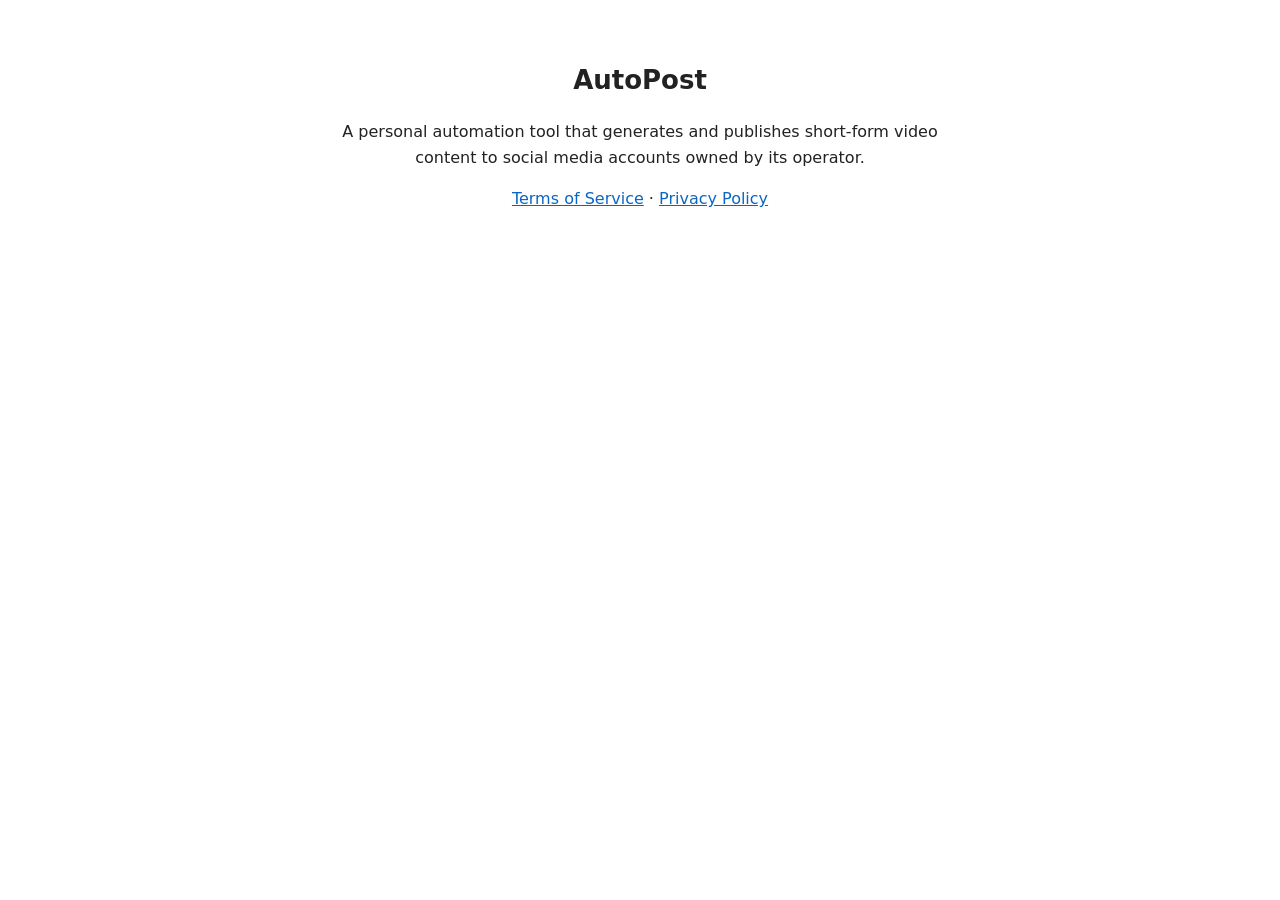
<file: assets/legal/index.html>
<!doctype html><html><head><meta charset="utf-8"><!-- AutoPost Automation 3.0 - created by Mr Blank (github.com/pavelblank/autopost-automation). Keep this notice. -->
<title>AutoPost</title>
<meta name="viewport" content="width=device-width,initial-scale=1">
<style>body{font:16px/1.6 system-ui,sans-serif;max-width:640px;margin:60px auto;padding:0 20px;color:#222;text-align:center}
h1{font-size:26px}a{color:#0a66c2}</style></head><body>
<h1>AutoPost</h1>
<p>A personal automation tool that generates and publishes short-form video
content to social media accounts owned by its operator.</p>
<p><a href="/terms.html">Terms of Service</a> &middot; <a href="/privacy.html">Privacy Policy</a></p>
</body></html>
</file>
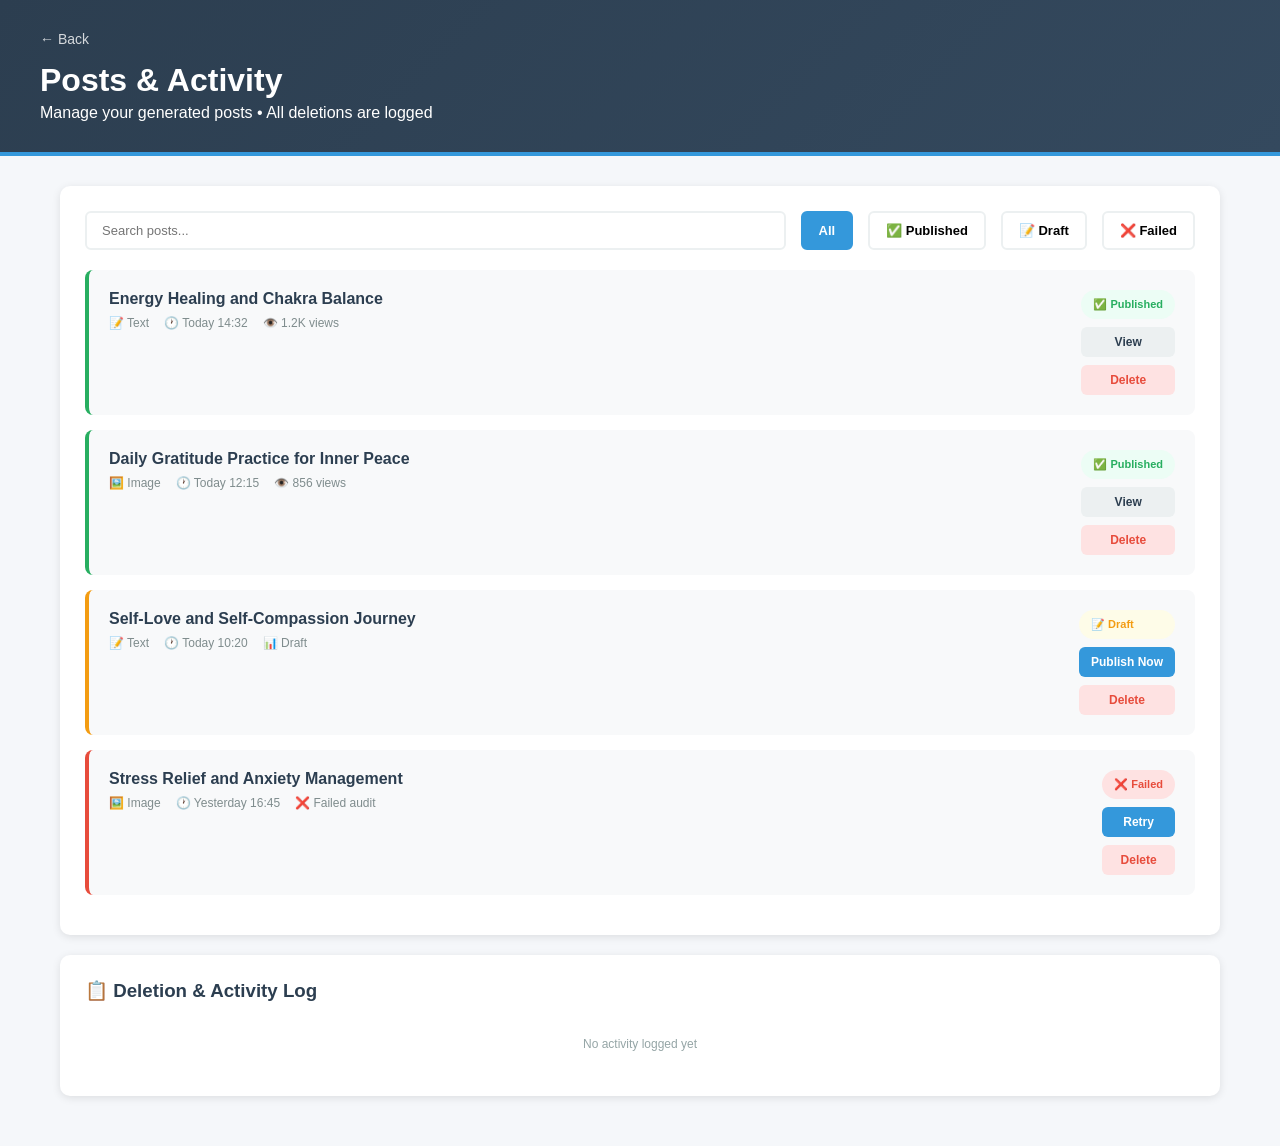
<file: activity.html>
<!DOCTYPE html>
<html lang="en">
<head><!-- AutoPost Automation 3.0 - created by Mr Blank (github.com/pavelblank/autopost-automation). Keep this notice. -->
    <meta charset="UTF-8">
    <meta name="viewport" content="width=device-width, initial-scale=1.0">
    <title>Posts & Activity - AUTOPOST</title>
    <style>
        * {
            margin: 0;
            padding: 0;
            box-sizing: border-box;
        }

        body {
            font-family: -apple-system, BlinkMacSystemFont, "Segoe UI", Roboto, sans-serif;
            background: #f5f7fa;
            color: #2c3e50;
        }

        .header {
            background: linear-gradient(135deg, #2c3e50 0%, #34495e 100%);
            color: white;
            padding: 30px 20px;
            border-bottom: 4px solid #3498db;
        }

        .header-content {
            max-width: 1200px;
            margin: 0 auto;
        }

        .header h1 {
            font-size: 32px;
            font-weight: 700;
            margin-bottom: 5px;
        }

        .back-link {
            display: inline-block;
            color: white;
            text-decoration: none;
            margin-bottom: 15px;
            font-size: 14px;
            opacity: 0.8;
        }

        .container {
            max-width: 1200px;
            margin: 0 auto;
            padding: 30px 20px;
        }

        .card {
            background: white;
            border-radius: 10px;
            padding: 25px;
            box-shadow: 0 2px 8px rgba(0,0,0,0.1);
            margin-bottom: 20px;
        }

        .controls {
            display: flex;
            gap: 15px;
            margin-bottom: 20px;
            flex-wrap: wrap;
        }

        .filter-btn {
            padding: 8px 16px;
            border: 2px solid #ecf0f1;
            background: white;
            border-radius: 6px;
            cursor: pointer;
            font-weight: 600;
            font-size: 13px;
            transition: all 0.3s;
        }

        .filter-btn.active {
            background: #3498db;
            color: white;
            border-color: #3498db;
        }

        .search-box {
            flex: 1;
            min-width: 200px;
            padding: 10px 15px;
            border: 2px solid #ecf0f1;
            border-radius: 6px;
            font-size: 13px;
        }

        .post-card {
            background: #f8f9fa;
            border-radius: 8px;
            padding: 20px;
            border-left: 4px solid #3498db;
            margin-bottom: 15px;
            display: grid;
            grid-template-columns: 1fr auto;
            gap: 20px;
            align-items: start;
        }

        .post-card.published { border-left-color: #27ae60; }
        .post-card.draft { border-left-color: #f39c12; }
        .post-card.failed { border-left-color: #e74c3c; }

        .post-title {
            font-size: 16px;
            font-weight: 700;
            color: #2c3e50;
            margin-bottom: 8px;
        }

        .post-meta {
            font-size: 12px;
            color: #7f8c8d;
            display: flex;
            gap: 15px;
            flex-wrap: wrap;
            margin-bottom: 8px;
        }

        .status-badge {
            display: inline-block;
            padding: 8px 12px;
            border-radius: 20px;
            font-size: 11px;
            font-weight: 700;
        }

        .status-published { background: #ecfdf5; color: #27ae60; }
        .status-draft { background: #fefce8; color: #f39c12; }
        .status-failed { background: #fee2e2; color: #e74c3c; }

        .action-buttons {
            display: flex;
            flex-direction: column;
            gap: 8px;
        }

        .action-btn {
            padding: 8px 12px;
            border: none;
            border-radius: 6px;
            cursor: pointer;
            font-size: 12px;
            font-weight: 600;
            transition: all 0.3s;
        }

        .action-btn-primary { background: #3498db; color: white; }
        .action-btn-secondary { background: #ecf0f1; color: #2c3e50; }
        .action-btn-danger { background: #fee2e2; color: #e74c3c; }

        @media (max-width: 768px) {
            .post-card { grid-template-columns: 1fr; }
            .controls { flex-direction: column; }
        }
    </style>
</head>
<body>
    <div class="header">
        <div class="header-content">
            <a href="/" class="back-link">← Back</a>
            <h1>Posts & Activity</h1>
            <p>Manage your generated posts • All deletions are logged</p>
        </div>
    </div>

    <div class="container">
        <div class="card">
            <div class="controls">
                <input type="text" class="search-box" placeholder="Search posts..." id="searchBox" onkeyup="filterPosts()">
                <button class="filter-btn active" onclick="filterByStatus('all')">All</button>
                <button class="filter-btn" onclick="filterByStatus('published')">✅ Published</button>
                <button class="filter-btn" onclick="filterByStatus('draft')">📝 Draft</button>
                <button class="filter-btn" onclick="filterByStatus('failed')">❌ Failed</button>
            </div>

            <div id="postsList">
                <div class="post-card published" data-status="published" data-search="meditation healing">
                    <div>
                        <div class="post-title">Energy Healing and Chakra Balance</div>
                        <div class="post-meta">
                            <span>📝 Text</span>
                            <span>🕐 Today 14:32</span>
                            <span>👁️ 1.2K views</span>
                        </div>
                    </div>
                    <div class="action-buttons">
                        <span class="status-badge status-published">✅ Published</span>
                        <button class="action-btn action-btn-secondary">View</button>
                        <button class="action-btn action-btn-danger" onclick="deletePost(this, 'Energy Healing and Chakra Balance', 'text')">Delete</button>
                    </div>
                </div>

                <div class="post-card published" data-status="published" data-search="gratitude mindfulness">
                    <div>
                        <div class="post-title">Daily Gratitude Practice for Inner Peace</div>
                        <div class="post-meta">
                            <span>🖼️ Image</span>
                            <span>🕐 Today 12:15</span>
                            <span>👁️ 856 views</span>
                        </div>
                    </div>
                    <div class="action-buttons">
                        <span class="status-badge status-published">✅ Published</span>
                        <button class="action-btn action-btn-secondary">View</button>
                        <button class="action-btn action-btn-danger" onclick="deletePost(this, 'Daily Gratitude Practice for Inner Peace', 'image')">Delete</button>
                    </div>
                </div>

                <div class="post-card draft" data-status="draft" data-search="self-love">
                    <div>
                        <div class="post-title">Self-Love and Self-Compassion Journey</div>
                        <div class="post-meta">
                            <span>📝 Text</span>
                            <span>🕐 Today 10:20</span>
                            <span>📊 Draft</span>
                        </div>
                    </div>
                    <div class="action-buttons">
                        <span class="status-badge status-draft">📝 Draft</span>
                        <button class="action-btn action-btn-primary" onclick="publishDraft(this)">Publish Now</button>
                        <button class="action-btn action-btn-danger" onclick="deletePost(this, 'Self-Love and Self-Compassion Journey', 'text')">Delete</button>
                    </div>
                </div>

                <div class="post-card failed" data-status="failed" data-search="anxiety stress">
                    <div>
                        <div class="post-title">Stress Relief and Anxiety Management</div>
                        <div class="post-meta">
                            <span>🖼️ Image</span>
                            <span>🕐 Yesterday 16:45</span>
                            <span>❌ Failed audit</span>
                        </div>
                    </div>
                    <div class="action-buttons">
                        <span class="status-badge status-failed">❌ Failed</span>
                        <button class="action-btn action-btn-primary" onclick="retryPost(this)">Retry</button>
                        <button class="action-btn action-btn-danger" onclick="deletePost(this, 'Stress Relief and Anxiety Management', 'image')">Delete</button>
                    </div>
                </div>
            </div>
        </div>

        <!-- Deletion Log -->
        <div class="card">
            <h3 style="margin-bottom: 15px; color: #2c3e50;">📋 Deletion & Activity Log</h3>
            <div id="deletion-log" style="font-size: 12px; max-height: 300px; overflow-y: auto;">
                <div style="color: #95a5a6; text-align: center; padding: 20px;">No deletions logged yet</div>
            </div>
        </div>
    </div>

    <script>
        let currentFilter = 'all';
        let deletionLog = JSON.parse(localStorage.getItem('deletionLog')) || [];

        function logDeletion(title, type) {
            const entry = {
                timestamp: new Date().toLocaleString(),
                action: 'DELETED',
                type: type,
                title: title,
                status: 'Removed from storage'
            };
            deletionLog.unshift(entry);
            localStorage.setItem('deletionLog', JSON.stringify(deletionLog));
            updateDeletionLog();
        }

        function updateDeletionLog() {
            const logDiv = document.getElementById('deletion-log');
            if (deletionLog.length === 0) {
                logDiv.innerHTML = '<div style="color: #95a5a6; text-align: center; padding: 20px;">No activity logged yet</div>';
                return;
            }

            logDiv.innerHTML = deletionLog.map(entry => `
                <div style="padding: 10px 0; border-bottom: 1px solid #ecf0f1;">
                    <div style="font-weight: 600; color: #2c3e50;">[${entry.timestamp}] ${entry.action}</div>
                    <div style="color: #7f8c8d; margin-top: 3px;">
                        📄 ${entry.type.toUpperCase()} • ${entry.title}
                    </div>
                    <div style="color: #95a5a6; font-size: 11px;">Status: ${entry.status}</div>
                </div>
            `).join('');
        }

        function deletePost(btn, title, type) {
            if (confirm(`Delete "${title}"?\n\nThis will:\n✓ Remove from storage\n✓ Log the deletion\n✓ NOT be recoverable`)) {
                logDeletion(title, type);
                btn.closest('.post-card').style.opacity = '0.5';
                btn.closest('.post-card').style.pointerEvents = 'none';
                btn.textContent = '✓ Deleted';
            }
        }

        function publishDraft(btn) {
            const card = btn.closest('.post-card');
            card.classList.remove('draft');
            card.classList.add('published');
            const badge = card.querySelector('.status-badge');
            badge.textContent = '✅ Published';
            badge.className = 'status-badge status-published';
            btn.textContent = 'Published';
            btn.disabled = true;
            logDeletion(card.querySelector('.post-title').textContent, 'PUBLISHED');
        }

        function retryPost(btn) {
            btn.textContent = 'Retrying...';
            setTimeout(() => {
                const card = btn.closest('.post-card');
                card.classList.remove('failed');
                card.classList.add('published');
                btn.textContent = '✓ Published';
            }, 2000);
        }

        function filterByStatus(status) {
            currentFilter = status;
            document.querySelectorAll('.filter-btn').forEach(b => b.classList.remove('active'));
            event.target.classList.add('active');
            filterPosts();
        }

        function filterPosts() {
            const searchText = document.getElementById('searchBox').value.toLowerCase();
            document.querySelectorAll('.post-card').forEach(card => {
                const status = card.dataset.status;
                const search = card.dataset.search.toLowerCase();
                const match = (currentFilter === 'all' || status === currentFilter) &&
                              (searchText === '' || search.includes(searchText));
                card.style.display = match ? 'grid' : 'none';
            });
        }

        // Load deletion log on page load
        document.addEventListener('DOMContentLoaded', updateDeletionLog);
    </script>
</body>
</html>
</file>
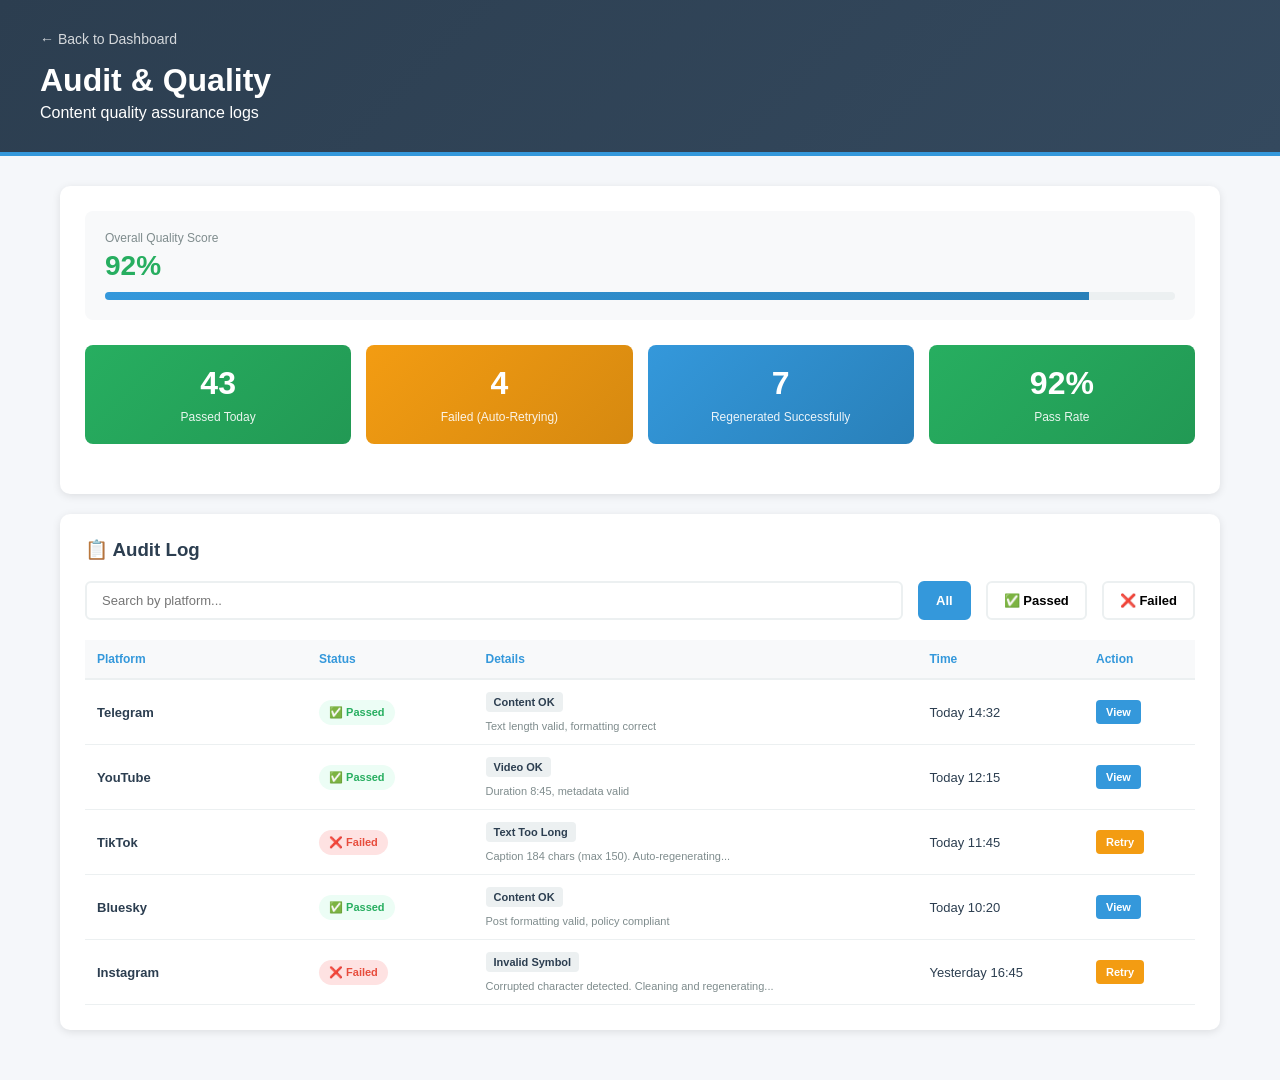
<file: audit.html>
<!DOCTYPE html>
<html lang="en">
<head><!-- AutoPost Automation 3.0 - created by Mr Blank (github.com/pavelblank/autopost-automation). Keep this notice. -->
    <meta charset="UTF-8">
    <meta name="viewport" content="width=device-width, initial-scale=1.0">
    <title>Audit & Quality - AUTOPOST</title>
    <style>
        * {
            margin: 0;
            padding: 0;
            box-sizing: border-box;
        }

        body {
            font-family: -apple-system, BlinkMacSystemFont, "Segoe UI", Roboto, sans-serif;
            background: #f5f7fa;
            color: #2c3e50;
        }

        .header {
            background: linear-gradient(135deg, #2c3e50 0%, #34495e 100%);
            color: white;
            padding: 30px 20px;
            border-bottom: 4px solid #3498db;
        }

        .header-content {
            max-width: 1200px;
            margin: 0 auto;
        }

        .header h1 {
            font-size: 32px;
            font-weight: 700;
            margin-bottom: 5px;
        }

        .back-link {
            display: inline-block;
            color: white;
            text-decoration: none;
            margin-bottom: 15px;
            font-size: 14px;
            opacity: 0.8;
        }

        .container {
            max-width: 1200px;
            margin: 0 auto;
            padding: 30px 20px;
        }

        .card {
            background: white;
            border-radius: 10px;
            padding: 25px;
            box-shadow: 0 2px 8px rgba(0,0,0,0.1);
            margin-bottom: 20px;
        }

        .stats-grid {
            display: grid;
            grid-template-columns: repeat(auto-fit, minmax(200px, 1fr));
            gap: 15px;
            margin-bottom: 25px;
        }

        .stat-card {
            background: linear-gradient(135deg, #3498db 0%, #2980b9 100%);
            color: white;
            padding: 20px;
            border-radius: 8px;
            text-align: center;
        }

        .stat-card.success {
            background: linear-gradient(135deg, #27ae60 0%, #229954 100%);
        }

        .stat-card.warning {
            background: linear-gradient(135deg, #f39c12 0%, #d68910 100%);
        }

        .stat-number {
            font-size: 32px;
            font-weight: 700;
        }

        .stat-label {
            font-size: 12px;
            opacity: 0.9;
            margin-top: 8px;
        }

        .quality-summary {
            background: #f8f9fa;
            padding: 20px;
            border-radius: 8px;
            margin-bottom: 25px;
        }

        .quality-score {
            font-size: 28px;
            font-weight: 700;
            color: #27ae60;
        }

        .quality-bar {
            width: 100%;
            height: 8px;
            background: #ecf0f1;
            border-radius: 4px;
            overflow: hidden;
            margin-top: 10px;
        }

        .quality-fill {
            height: 100%;
            background: linear-gradient(90deg, #3498db, #2980b9);
            width: 92%;
        }

        .controls {
            display: flex;
            gap: 15px;
            margin-bottom: 20px;
            flex-wrap: wrap;
        }

        .filter-btn {
            padding: 8px 16px;
            border: 2px solid #ecf0f1;
            background: white;
            border-radius: 6px;
            cursor: pointer;
            font-weight: 600;
            font-size: 13px;
            transition: all 0.3s;
        }

        .filter-btn.active {
            background: #3498db;
            color: white;
            border-color: #3498db;
        }

        .search-box {
            flex: 1;
            min-width: 200px;
            padding: 10px 15px;
            border: 2px solid #ecf0f1;
            border-radius: 6px;
            font-size: 13px;
        }

        .search-box:focus {
            outline: none;
            border-color: #3498db;
        }

        .audit-table {
            width: 100%;
            border-collapse: collapse;
        }

        .audit-table thead {
            background: #f8f9fa;
            border-bottom: 2px solid #ecf0f1;
        }

        .audit-table th {
            padding: 12px;
            text-align: left;
            font-weight: 700;
            color: #3498db;
            font-size: 12px;
        }

        .audit-table td {
            padding: 12px;
            border-bottom: 1px solid #ecf0f1;
            font-size: 13px;
        }

        .audit-table tbody tr:hover {
            background: #f8f9fa;
        }

        .platform-name {
            font-weight: 600;
            color: #2c3e50;
        }

        .status-passed {
            display: inline-block;
            background: #ecfdf5;
            color: #27ae60;
            padding: 6px 10px;
            border-radius: 20px;
            font-size: 11px;
            font-weight: 700;
        }

        .status-failed {
            display: inline-block;
            background: #fee2e2;
            color: #e74c3c;
            padding: 6px 10px;
            border-radius: 20px;
            font-size: 11px;
            font-weight: 700;
        }

        .reason-badge {
            background: #ecf0f1;
            color: #2c3e50;
            padding: 4px 8px;
            border-radius: 4px;
            font-size: 11px;
            font-weight: 600;
            display: inline-block;
            margin-bottom: 5px;
        }

        @media (max-width: 768px) {
            .stats-grid {
                grid-template-columns: 1fr;
            }

            .controls {
                flex-direction: column;
            }
        }
    </style>
</head>
<body>
    <div class="header">
        <div class="header-content">
            <a href="/" class="back-link">← Back to Dashboard</a>
            <h1>Audit & Quality</h1>
            <p>Content quality assurance logs</p>
        </div>
    </div>

    <div class="container">
        <!-- Quality Summary -->
        <div class="card">
            <div class="quality-summary">
                <div style="font-size: 12px; color: #7f8c8d; margin-bottom: 5px;">Overall Quality Score</div>
                <div class="quality-score">92%</div>
                <div class="quality-bar">
                    <div class="quality-fill"></div>
                </div>
            </div>

            <div class="stats-grid">
                <div class="stat-card success">
                    <div class="stat-number">43</div>
                    <div class="stat-label">Passed Today</div>
                </div>
                <div class="stat-card warning">
                    <div class="stat-number">4</div>
                    <div class="stat-label">Failed (Auto-Retrying)</div>
                </div>
                <div class="stat-card">
                    <div class="stat-number">7</div>
                    <div class="stat-label">Regenerated Successfully</div>
                </div>
                <div class="stat-card success">
                    <div class="stat-number">92%</div>
                    <div class="stat-label">Pass Rate</div>
                </div>
            </div>
        </div>

        <!-- Audit Log -->
        <div class="card">
            <h3 style="margin-bottom: 20px; color: #2c3e50;">📋 Audit Log</h3>

            <!-- Filters -->
            <div class="controls">
                <input type="text" class="search-box" placeholder="Search by platform..." id="searchBox" onkeyup="filterLogs()">
                <button class="filter-btn active" onclick="filterByResult('all')">All</button>
                <button class="filter-btn" onclick="filterByResult('passed')">✅ Passed</button>
                <button class="filter-btn" onclick="filterByResult('failed')">❌ Failed</button>
            </div>

            <!-- Table -->
            <table class="audit-table">
                <thead>
                    <tr>
                        <th style="width: 20%;">Platform</th>
                        <th style="width: 15%;">Status</th>
                        <th style="width: 40%;">Details</th>
                        <th style="width: 15%;">Time</th>
                        <th style="width: 10%;">Action</th>
                    </tr>
                </thead>
                <tbody id="auditLog">
                    <tr data-result="passed" data-search="telegram">
                        <td class="platform-name">Telegram</td>
                        <td><span class="status-passed">✅ Passed</span></td>
                        <td>
                            <div class="reason-badge">Content OK</div>
                            <div style="font-size: 11px; color: #7f8c8d; margin-top: 3px;">Text length valid, formatting correct</div>
                        </td>
                        <td>Today 14:32</td>
                        <td><button style="background: #3498db; color: white; border: none; padding: 6px 10px; border-radius: 4px; cursor: pointer; font-size: 11px; font-weight: 600;">View</button></td>
                    </tr>

                    <tr data-result="passed" data-search="youtube">
                        <td class="platform-name">YouTube</td>
                        <td><span class="status-passed">✅ Passed</span></td>
                        <td>
                            <div class="reason-badge">Video OK</div>
                            <div style="font-size: 11px; color: #7f8c8d; margin-top: 3px;">Duration 8:45, metadata valid</div>
                        </td>
                        <td>Today 12:15</td>
                        <td><button style="background: #3498db; color: white; border: none; padding: 6px 10px; border-radius: 4px; cursor: pointer; font-size: 11px; font-weight: 600;">View</button></td>
                    </tr>

                    <tr data-result="failed" data-search="tiktok error">
                        <td class="platform-name">TikTok</td>
                        <td><span class="status-failed">❌ Failed</span></td>
                        <td>
                            <div class="reason-badge">Text Too Long</div>
                            <div style="font-size: 11px; color: #7f8c8d; margin-top: 3px;">Caption 184 chars (max 150). Auto-regenerating...</div>
                        </td>
                        <td>Today 11:45</td>
                        <td><button style="background: #f39c12; color: white; border: none; padding: 6px 10px; border-radius: 4px; cursor: pointer; font-size: 11px; font-weight: 600;">Retry</button></td>
                    </tr>

                    <tr data-result="passed" data-search="bluesky">
                        <td class="platform-name">Bluesky</td>
                        <td><span class="status-passed">✅ Passed</span></td>
                        <td>
                            <div class="reason-badge">Content OK</div>
                            <div style="font-size: 11px; color: #7f8c8d; margin-top: 3px;">Post formatting valid, policy compliant</div>
                        </td>
                        <td>Today 10:20</td>
                        <td><button style="background: #3498db; color: white; border: none; padding: 6px 10px; border-radius: 4px; cursor: pointer; font-size: 11px; font-weight: 600;">View</button></td>
                    </tr>

                    <tr data-result="failed" data-search="instagram symbol">
                        <td class="platform-name">Instagram</td>
                        <td><span class="status-failed">❌ Failed</span></td>
                        <td>
                            <div class="reason-badge">Invalid Symbol</div>
                            <div style="font-size: 11px; color: #7f8c8d; margin-top: 3px;">Corrupted character detected. Cleaning and regenerating...</div>
                        </td>
                        <td>Yesterday 16:45</td>
                        <td><button style="background: #f39c12; color: white; border: none; padding: 6px 10px; border-radius: 4px; cursor: pointer; font-size: 11px; font-weight: 600;">Retry</button></td>
                    </tr>
                </tbody>
            </table>
        </div>
    </div>

    <script>
        let currentFilter = 'all';

        function filterByResult(result) {
            currentFilter = result;
            document.querySelectorAll('.filter-btn').forEach(btn => btn.classList.remove('active'));
            event.target.classList.add('active');
            filterLogs();
        }

        function filterLogs() {
            const searchText = document.getElementById('searchBox').value.toLowerCase();
            const rows = document.querySelectorAll('#auditLog tr');

            rows.forEach(row => {
                const result = row.dataset.result;
                const searchContent = row.dataset.search.toLowerCase();
                const resultMatch = currentFilter === 'all' || result === currentFilter;
                const searchMatch = searchText === '' || searchContent.includes(searchText);
                row.style.display = (resultMatch && searchMatch) ? 'table-row' : 'none';
            });
        }
    </script>
</body>
</html>
</file>
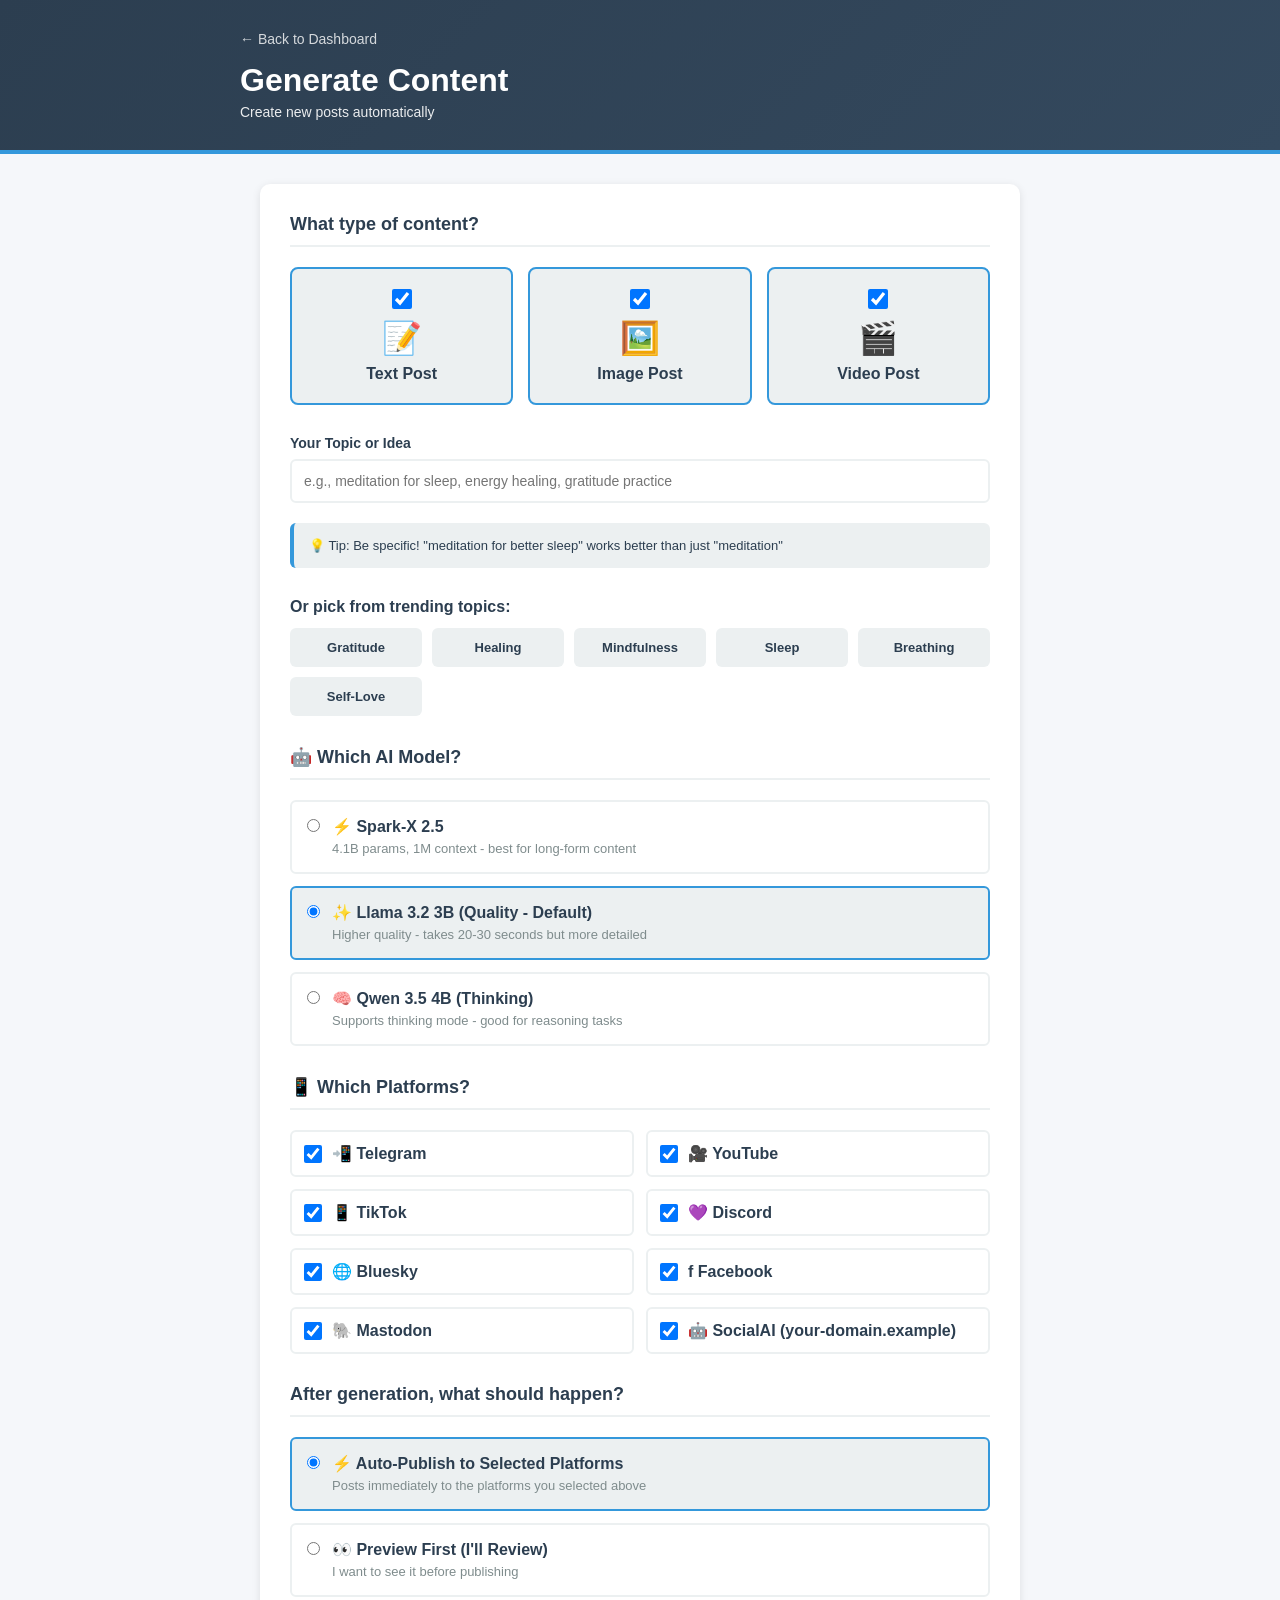
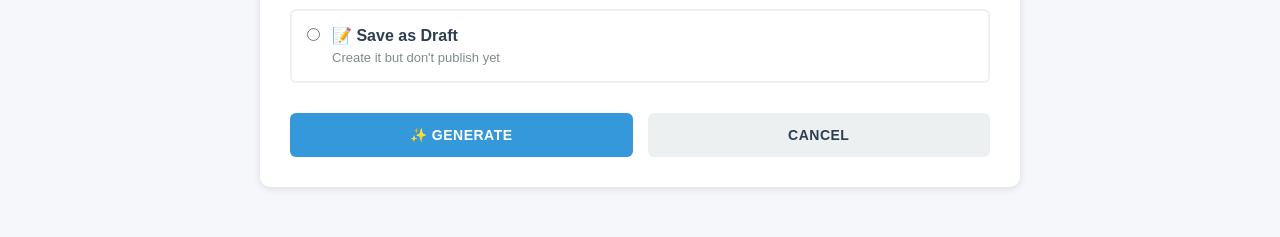
<file: generate.html>
<!DOCTYPE html>
<html lang="en">
<head><!-- AutoPost Automation 3.0 - created by Mr Blank (github.com/pavelblank/autopost-automation). Keep this notice. -->
    <meta charset="UTF-8">
    <meta name="viewport" content="width=device-width, initial-scale=1.0">
    <title>Generate Content - AUTOPOST</title>
    <style>
        * {
            margin: 0;
            padding: 0;
            box-sizing: border-box;
        }

        body {
            font-family: -apple-system, BlinkMacSystemFont, "Segoe UI", Roboto, sans-serif;
            background: #f5f7fa;
            color: #2c3e50;
        }

        .header {
            background: linear-gradient(135deg, #2c3e50 0%, #34495e 100%);
            color: white;
            padding: 30px 20px;
            border-bottom: 4px solid #3498db;
        }

        .header-content {
            max-width: 800px;
            margin: 0 auto;
        }

        .header h1 {
            font-size: 32px;
            font-weight: 700;
            margin-bottom: 5px;
        }

        .header p {
            font-size: 14px;
            opacity: 0.9;
        }

        .back-link {
            display: inline-block;
            color: white;
            text-decoration: none;
            margin-bottom: 15px;
            font-size: 14px;
            opacity: 0.8;
            transition: opacity 0.3s;
        }

        .back-link:hover {
            opacity: 1;
        }

        .container {
            max-width: 800px;
            margin: 0 auto;
            padding: 30px 20px;
        }

        .card {
            background: white;
            border-radius: 10px;
            padding: 30px;
            box-shadow: 0 2px 8px rgba(0,0,0,0.1);
            margin-bottom: 20px;
        }

        .section {
            margin-bottom: 30px;
        }

        .section-title {
            font-size: 18px;
            font-weight: 700;
            color: #2c3e50;
            margin-bottom: 20px;
            padding-bottom: 10px;
            border-bottom: 2px solid #ecf0f1;
        }

        .content-types {
            display: grid;
            grid-template-columns: repeat(3, 1fr);
            gap: 15px;
            margin-bottom: 20px;
        }

        .type-btn {
            padding: 20px;
            border: 2px solid #ecf0f1;
            border-radius: 8px;
            background: white;
            cursor: pointer;
            transition: all 0.3s;
            text-align: center;
            font-size: 16px;
            font-weight: 600;
        }

        .type-btn:hover {
            border-color: #3498db;
            background: #ecf0f1;
        }

        .type-btn.selected {
            border-color: #3498db;
            background: #3498db;
            color: white;
        }

        .icon {
            font-size: 32px;
            display: block;
            margin-bottom: 8px;
        }

        .form-group {
            margin-bottom: 20px;
        }

        .form-group label {
            display: block;
            font-weight: 600;
            margin-bottom: 8px;
            color: #2c3e50;
            font-size: 14px;
        }

        .form-group input,
        .form-group textarea {
            width: 100%;
            padding: 12px;
            border: 2px solid #ecf0f1;
            border-radius: 6px;
            font-size: 14px;
            font-family: inherit;
            transition: border-color 0.3s;
        }

        .form-group input:focus,
        .form-group textarea:focus {
            outline: none;
            border-color: #3498db;
        }

        .form-group textarea {
            resize: vertical;
            min-height: 80px;
        }

        .suggestions {
            display: grid;
            grid-template-columns: repeat(auto-fit, minmax(120px, 1fr));
            gap: 10px;
            margin-bottom: 20px;
        }

        .suggestion-btn {
            padding: 10px 15px;
            background: #ecf0f1;
            border: 2px solid transparent;
            border-radius: 6px;
            cursor: pointer;
            font-size: 13px;
            font-weight: 600;
            color: #2c3e50;
            transition: all 0.3s;
        }

        .suggestion-btn:hover {
            background: #bdc3c7;
            border-color: #3498db;
        }

        .radio-group {
            display: grid;
            gap: 12px;
        }

        .radio-option {
            display: flex;
            align-items: flex-start;
            padding: 15px;
            border: 2px solid #ecf0f1;
            border-radius: 6px;
            cursor: pointer;
            transition: all 0.3s;
        }

        .radio-option:hover {
            border-color: #3498db;
            background: #f8f9fa;
        }

        .radio-option.selected {
            border-color: #3498db;
            background: #ecf0f1;
        }

        .radio-option input[type="radio"] {
            margin-right: 12px;
            margin-top: 2px;
            cursor: pointer;
        }

        .radio-label {
            flex: 1;
        }

        .radio-title {
            font-weight: 600;
            color: #2c3e50;
            display: block;
            margin-bottom: 3px;
        }

        .radio-desc {
            font-size: 13px;
            color: #7f8c8d;
        }

        .button-group {
            display: grid;
            grid-template-columns: 1fr 1fr;
            gap: 15px;
            margin-top: 30px;
        }

        .btn {
            padding: 14px 20px;
            border: none;
            border-radius: 6px;
            font-size: 14px;
            font-weight: 700;
            cursor: pointer;
            transition: all 0.3s;
            text-transform: uppercase;
            letter-spacing: 0.5px;
        }

        .btn-primary {
            background: #3498db;
            color: white;
        }

        .btn-primary:hover {
            background: #2980b9;
            transform: translateY(-2px);
            box-shadow: 0 4px 12px rgba(52, 152, 219, 0.3);
        }

        .btn-secondary {
            background: #ecf0f1;
            color: #2c3e50;
        }

        .btn-secondary:hover {
            background: #bdc3c7;
        }

        .info-box {
            background: #ecf0f1;
            border-left: 4px solid #3498db;
            padding: 15px;
            border-radius: 6px;
            margin-bottom: 20px;
            font-size: 13px;
            color: #2c3e50;
        }

        .status-message {
            text-align: center;
            padding: 40px 20px;
        }

        .spinner {
            display: inline-block;
            width: 40px;
            height: 40px;
            border: 4px solid #ecf0f1;
            border-top-color: #3498db;
            border-radius: 50%;
            animation: spin 1s linear infinite;
        }

        @keyframes spin {
            to { transform: rotate(360deg); }
        }

        .status-title {
            font-size: 24px;
            font-weight: 700;
            color: #2c3e50;
            margin-top: 20px;
            margin-bottom: 10px;
        }

        .status-details {
            font-size: 14px;
            color: #7f8c8d;
        }

        @media (max-width: 768px) {
            .content-types {
                grid-template-columns: 1fr;
            }

            .button-group {
                grid-template-columns: 1fr;
            }
        }
    </style>
</head>
<body>
    <div class="header">
        <div class="header-content">
            <a href="/" class="back-link">← Back to Dashboard</a>
            <h1>Generate Content</h1>
            <p>Create new posts automatically</p>
        </div>
    </div>

    <div class="container">
        <div class="card">
            <form id="generate-form" onsubmit="handleGenerate(event)">
                <!-- Content Type -->
                <div class="section">
                    <div class="section-title">What type of content?</div>
                    <div style="display: grid; grid-template-columns: repeat(3, 1fr); gap: 15px; margin-bottom: 20px;">
                        <label style="display: flex; align-items: center; justify-content: center; flex-direction: column; padding: 20px; border: 2px solid #3498db; border-radius: 8px; cursor: pointer; transition: all 0.3s; background: #ecf0f1;">
                            <input type="checkbox" name="content-type" value="text" checked style="margin-bottom: 10px; cursor: pointer; width: 20px; height: 20px;">
                            <span style="font-size: 32px; margin-bottom: 8px;">📝</span>
                            <span style="font-weight: 600; color: #2c3e50; text-align: center;">Text Post</span>
                        </label>
                        <label style="display: flex; align-items: center; justify-content: center; flex-direction: column; padding: 20px; border: 2px solid #3498db; border-radius: 8px; cursor: pointer; transition: all 0.3s; background: #ecf0f1;">
                            <input type="checkbox" name="content-type" value="image" checked style="margin-bottom: 10px; cursor: pointer; width: 20px; height: 20px;">
                            <span style="font-size: 32px; margin-bottom: 8px;">🖼️</span>
                            <span style="font-weight: 600; color: #2c3e50; text-align: center;">Image Post</span>
                        </label>
                        <label style="display: flex; align-items: center; justify-content: center; flex-direction: column; padding: 20px; border: 2px solid #3498db; border-radius: 8px; cursor: pointer; transition: all 0.3s; background: #ecf0f1;">
                            <input type="checkbox" name="content-type" value="video" checked style="margin-bottom: 10px; cursor: pointer; width: 20px; height: 20px;">
                            <span style="font-size: 32px; margin-bottom: 8px;">🎬</span>
                            <span style="font-weight: 600; color: #2c3e50; text-align: center;">Video Post</span>
                        </label>
                    </div>
                </div>

                <!-- Topic Input -->
                <div class="section">
                    <div class="form-group">
                        <label>Your Topic or Idea</label>
                        <input type="text" id="topic" placeholder="e.g., meditation for sleep, energy healing, gratitude practice" required>
                    </div>

                    <div class="info-box">
                        💡 Tip: Be specific! "meditation for better sleep" works better than just "meditation"
                    </div>
                </div>

                <!-- Trending Topics -->
                <div class="section">
                    <label style="font-weight: 600; color: #2c3e50; display: block; margin-bottom: 12px;">Or pick from trending topics:</label>
                    <div class="suggestions">
                        <button type="button" class="suggestion-btn" onclick="setTopic('Gratitude meditation')">Gratitude</button>
                        <button type="button" class="suggestion-btn" onclick="setTopic('Healing energy')">Healing</button>
                        <button type="button" class="suggestion-btn" onclick="setTopic('Mindfulness practice')">Mindfulness</button>
                        <button type="button" class="suggestion-btn" onclick="setTopic('Sleep wellness')">Sleep</button>
                        <button type="button" class="suggestion-btn" onclick="setTopic('Breathing exercises')">Breathing</button>
                        <button type="button" class="suggestion-btn" onclick="setTopic('Self-compassion')">Self-Love</button>
                    </div>
                </div>

                <!-- AI Model Selection -->
                <div class="section">
                    <div class="section-title">🤖 Which AI Model?</div>
                    <div class="radio-group">
                        <label class="radio-option" onclick="selectModel('spark')">
                            <input type="radio" name="model" value="spark">
                            <div class="radio-label">
                                <span class="radio-title">⚡ Spark-X 2.5</span>
                                <span class="radio-desc">4.1B params, 1M context - best for long-form content</span>
                            </div>
                        </label>

                        <label class="radio-option selected" onclick="selectModel('llama')">
                            <input type="radio" name="model" value="llama" checked>
                            <div class="radio-label">
                                <span class="radio-title">✨ Llama 3.2 3B (Quality - Default)</span>
                                <span class="radio-desc">Higher quality - takes 20-30 seconds but more detailed</span>
                            </div>
                        </label>

                        <label class="radio-option" onclick="selectModel('qwen35')">
                            <input type="radio" name="model" value="qwen35">
                            <div class="radio-label">
                                <span class="radio-title">🧠 Qwen 3.5 4B (Thinking)</span>
                                <span class="radio-desc">Supports thinking mode - good for reasoning tasks</span>
                            </div>
                        </label>
                    </div>
                </div>

                <!-- Platform Selection -->
                <div class="section">
                    <div class="section-title">📱 Which Platforms?</div>
                    <div style="display: grid; grid-template-columns: repeat(2, 1fr); gap: 12px; margin-bottom: 20px;">
                        <label style="display: flex; align-items: center; padding: 12px; border: 2px solid #ecf0f1; border-radius: 6px; cursor: pointer; transition: all 0.3s;">
                            <input type="checkbox" name="platform" value="telegram" checked style="margin-right: 10px; cursor: pointer; width: 18px; height: 18px;">
                            <span style="font-weight: 600; color: #2c3e50;">📲 Telegram</span>
                        </label>
                        <label style="display: flex; align-items: center; padding: 12px; border: 2px solid #ecf0f1; border-radius: 6px; cursor: pointer; transition: all 0.3s;">
                            <input type="checkbox" name="platform" value="youtube" checked style="margin-right: 10px; cursor: pointer; width: 18px; height: 18px;">
                            <span style="font-weight: 600; color: #2c3e50;">🎥 YouTube</span>
                        </label>
                        <label style="display: flex; align-items: center; padding: 12px; border: 2px solid #ecf0f1; border-radius: 6px; cursor: pointer; transition: all 0.3s;">
                            <input type="checkbox" name="platform" value="tiktok" checked style="margin-right: 10px; cursor: pointer; width: 18px; height: 18px;">
                            <span style="font-weight: 600; color: #2c3e50;">📱 TikTok</span>
                        </label>
                        <label style="display: flex; align-items: center; padding: 12px; border: 2px solid #ecf0f1; border-radius: 6px; cursor: pointer; transition: all 0.3s;">
                            <input type="checkbox" name="platform" value="discord" checked style="margin-right: 10px; cursor: pointer; width: 18px; height: 18px;">
                            <span style="font-weight: 600; color: #2c3e50;">💜 Discord</span>
                        </label>
                        <label style="display: flex; align-items: center; padding: 12px; border: 2px solid #ecf0f1; border-radius: 6px; cursor: pointer; transition: all 0.3s;">
                            <input type="checkbox" name="platform" value="bluesky" checked style="margin-right: 10px; cursor: pointer; width: 18px; height: 18px;">
                            <span style="font-weight: 600; color: #2c3e50;">🌐 Bluesky</span>
                        </label>
                        <label style="display: flex; align-items: center; padding: 12px; border: 2px solid #ecf0f1; border-radius: 6px; cursor: pointer; transition: all 0.3s;">
                            <input type="checkbox" name="platform" value="facebook" checked style="margin-right: 10px; cursor: pointer; width: 18px; height: 18px;">
                            <span style="font-weight: 600; color: #2c3e50;">f Facebook</span>
                        </label>
                        <label style="display: flex; align-items: center; padding: 12px; border: 2px solid #ecf0f1; border-radius: 6px; cursor: pointer; transition: all 0.3s;">
                            <input type="checkbox" name="platform" value="mastodon" checked style="margin-right: 10px; cursor: pointer; width: 18px; height: 18px;">
                            <span style="font-weight: 600; color: #2c3e50;">🐘 Mastodon</span>
                        </label>
                        <label style="display: flex; align-items: center; padding: 12px; border: 2px solid #ecf0f1; border-radius: 6px; cursor: pointer; transition: all 0.3s;">
                            <input type="checkbox" name="platform" value="socialai" checked style="margin-right: 10px; cursor: pointer; width: 18px; height: 18px;">
                            <span style="font-weight: 600; color: #2c3e50;">🤖 SocialAI (your-domain.example)</span>
                        </label>
                    </div>
                </div>

                <!-- Action Selection -->
                <div class="section">
                    <div class="section-title">After generation, what should happen?</div>
                    <div class="radio-group">
                        <label class="radio-option selected" onclick="selectAction('publish')">
                            <input type="radio" name="action" value="publish" checked>
                            <div class="radio-label">
                                <span class="radio-title">⚡ Auto-Publish to Selected Platforms</span>
                                <span class="radio-desc">Posts immediately to the platforms you selected above</span>
                            </div>
                        </label>

                        <label class="radio-option" onclick="selectAction('preview')">
                            <input type="radio" name="action" value="preview">
                            <div class="radio-label">
                                <span class="radio-title">👀 Preview First (I'll Review)</span>
                                <span class="radio-desc">I want to see it before publishing</span>
                            </div>
                        </label>

                        <label class="radio-option" onclick="selectAction('draft')">
                            <input type="radio" name="action" value="draft">
                            <div class="radio-label">
                                <span class="radio-title">📝 Save as Draft</span>
                                <span class="radio-desc">Create it but don't publish yet</span>
                            </div>
                        </label>
                    </div>
                </div>

                <!-- Buttons -->
                <div class="button-group">
                    <button type="submit" class="btn btn-primary">
                        ✨ Generate
                    </button>
                    <button type="button" class="btn btn-secondary" onclick="window.location.href='/'">
                        Cancel
                    </button>
                </div>
            </form>
        </div>

        <!-- Status Message (hidden by default) -->
        <div id="status-card" class="card" style="display: none;">
            <div class="status-message">
                <div class="spinner"></div>
                <div class="status-title" id="status-title">Generating...</div>
                <div class="status-details" id="status-details">
                    <p id="status-topic" style="margin: 10px 0;"></p>
                    <p id="status-action" style="margin: 10px 0;"></p>
                    <p style="margin-top: 20px; color: #95a5a6;">This may take 5-15 minutes...</p>
                </div>
            </div>
        </div>
    </div>

    <script>
        let selectedModel = 'llama';
        let selectedAction = 'publish';

        function getSelectedTypes() {
            const checkboxes = document.querySelectorAll('input[name="content-type"]:checked');
            return Array.from(checkboxes).map(cb => cb.value);
        }

        function selectModel(model) {
            selectedModel = model;
            document.querySelectorAll('input[name="model"]').parentElement?.closest('.radio-option')?.classList.remove('selected');
            event.target.closest('.radio-option').classList.add('selected');
        }

        function selectAction(action) {
            selectedAction = action;
            document.querySelectorAll('.radio-option').forEach(opt => opt.classList.remove('selected'));
            event.target.closest('.radio-option').classList.add('selected');
        }

        function setTopic(topic) {
            document.getElementById('topic').value = topic;
            event.preventDefault();
        }

        function getSelectedPlatforms() {
            const checkboxes = document.querySelectorAll('input[name="platform"]:checked');
            return Array.from(checkboxes).map(cb => cb.value);
        }

        async function handleGenerate(e) {
            e.preventDefault();

            const topic = document.getElementById('topic').value;
            const types = getSelectedTypes();
            const model = selectedModel;
            const action = selectedAction;
            const platforms = getSelectedPlatforms();

            if (types.length === 0) {
                alert('Please select at least one content type');
                return;
            }

            if (platforms.length === 0 && action === 'publish') {
                alert('Please select at least one platform to publish to');
                return;
            }

            // Hide form, show status
            document.getElementById('generate-form').style.display = 'none';
            document.getElementById('status-card').style.display = 'block';

            document.getElementById('status-topic').textContent = `Topic: ${topic}`;
            document.getElementById('status-action').textContent = `Types: ${types.join(', ')} | Mode: ${action.toUpperCase()} | Model: ${model} | Platforms: ${platforms.join(', ')}`;

            // Call API for each selected type
            try {
                for (const type of types) {
                    const response = await fetch('/api/generate', {
                        method: 'POST',
                        headers: { 'Content-Type': 'application/json' },
                        body: JSON.stringify({ topic, kind: type, action, model, platforms })
                    });
                }

                setTimeout(() => {
                    document.getElementById('status-title').textContent = '✅ Posts Created!';
                    document.querySelector('.spinner').style.display = 'none';
                    const platformList = platforms.length > 0 ? platforms.join(', ') : 'selected platforms';
                    const typeList = types.join(', ');
                    document.getElementById('status-details').innerHTML = `
                        <p style="font-size: 16px; margin: 15px 0;">Your ${typeList} ${types.length === 1 ? 'post has' : 'posts have'} been ${
                            action === 'publish' ? `published to ${platformList}` :
                            action === 'preview' ? 'created and are waiting for your approval' :
                            'saved as drafts'
                        }.</p>
                        <button class="btn btn-primary" onclick="window.location.href='/'" style="margin-top: 20px; display: inline-block;">
                            Back to Dashboard
                        </button>
                    `;
                }, 3000);
            } catch (e) {
                document.getElementById('status-title').textContent = '⏳ Generation Started';
                document.getElementById('status-details').innerHTML = `
                    <p style="font-size: 14px; margin: 15px 0; color: #7f8c8d;">Your content is being generated in the background.</p>
                    <button class="btn btn-primary" onclick="window.location.href='/'" style="margin-top: 20px; display: inline-block;">
                        Back to Dashboard
                    </button>
                `;
            }
        }
    </script>
</body>
</html>
</file>
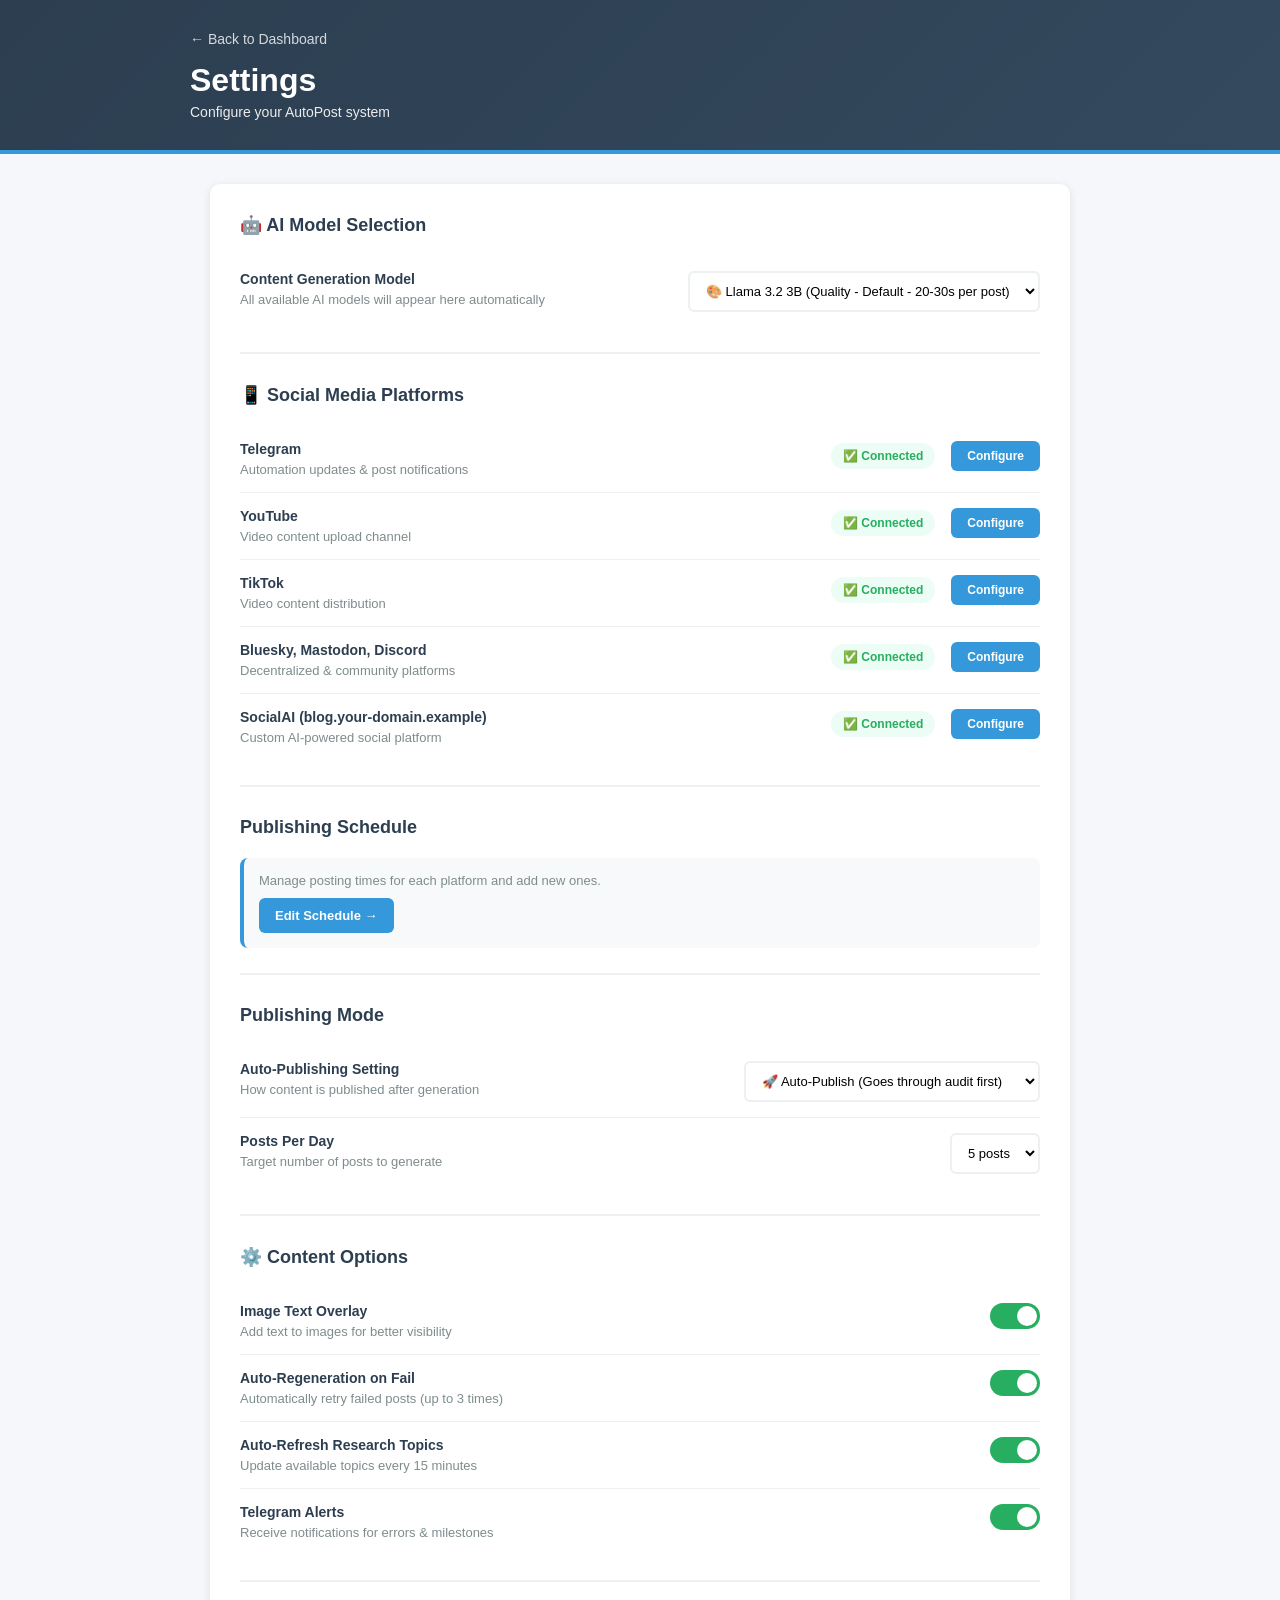
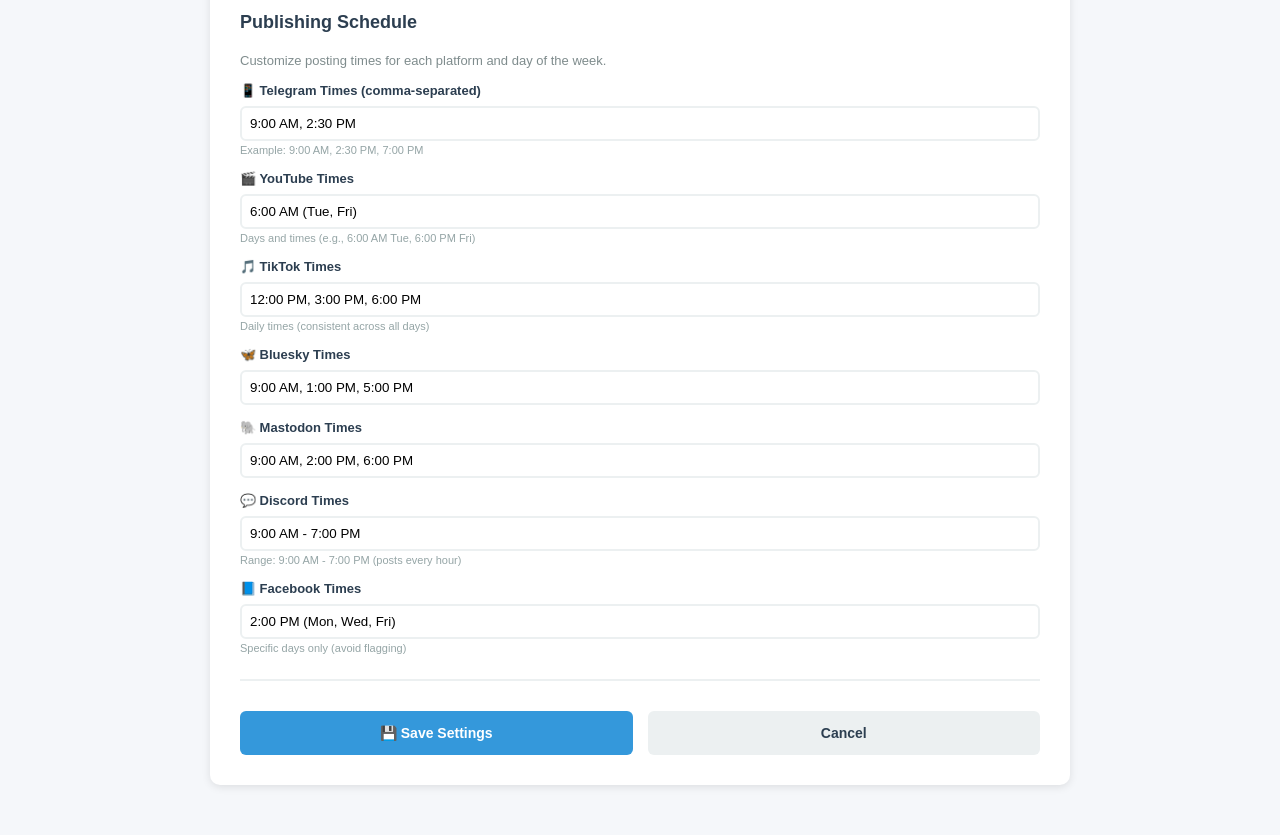
<file: settings.html>
<!DOCTYPE html>
<html lang="en">
<head><!-- AutoPost Automation 3.0 - created by Mr Blank (github.com/pavelblank/autopost-automation). Keep this notice. -->
    <meta charset="UTF-8">
    <meta name="viewport" content="width=device-width, initial-scale=1.0">
    <title>Settings - AUTOPOST</title>
    <style>
        * {
            margin: 0;
            padding: 0;
            box-sizing: border-box;
        }

        body {
            font-family: -apple-system, BlinkMacSystemFont, "Segoe UI", Roboto, sans-serif;
            background: #f5f7fa;
            color: #2c3e50;
        }

        .header {
            background: linear-gradient(135deg, #2c3e50 0%, #34495e 100%);
            color: white;
            padding: 30px 20px;
            border-bottom: 4px solid #3498db;
        }

        .header-content {
            max-width: 900px;
            margin: 0 auto;
        }

        .header h1 {
            font-size: 32px;
            font-weight: 700;
            margin-bottom: 5px;
        }

        .header p {
            font-size: 14px;
            opacity: 0.9;
        }

        .back-link {
            display: inline-block;
            color: white;
            text-decoration: none;
            margin-bottom: 15px;
            font-size: 14px;
            opacity: 0.8;
        }

        .container {
            max-width: 900px;
            margin: 0 auto;
            padding: 30px 20px;
        }

        .card {
            background: white;
            border-radius: 10px;
            padding: 30px;
            box-shadow: 0 2px 8px rgba(0,0,0,0.1);
            margin-bottom: 20px;
        }

        .section {
            margin-bottom: 30px;
            padding-bottom: 25px;
            border-bottom: 2px solid #ecf0f1;
        }

        .section:last-child {
            border-bottom: none;
        }

        .section-title {
            font-size: 18px;
            font-weight: 700;
            color: #2c3e50;
            margin-bottom: 20px;
        }

        .setting-item {
            display: grid;
            grid-template-columns: 1fr auto;
            gap: 20px;
            align-items: start;
            padding: 15px 0;
            border-bottom: 1px solid #ecf0f1;
        }

        .setting-item:last-child {
            border-bottom: none;
        }

        .setting-label {
            flex: 1;
        }

        .setting-title {
            font-weight: 600;
            color: #2c3e50;
            margin-bottom: 5px;
            font-size: 14px;
        }

        .setting-desc {
            font-size: 13px;
            color: #7f8c8d;
        }

        .badge {
            display: inline-block;
            padding: 6px 12px;
            border-radius: 20px;
            font-size: 12px;
            font-weight: 600;
            margin-right: 8px;
        }

        .badge-ok {
            background: #ecfdf5;
            color: #27ae60;
        }

        .badge-warn {
            background: #fee2e2;
            color: #e74c3c;
        }

        .btn-group {
            display: flex;
            gap: 8px;
            align-items: center;
        }

        .edit-btn {
            background: #3498db;
            color: white;
            border: none;
            padding: 8px 16px;
            border-radius: 6px;
            cursor: pointer;
            font-weight: 600;
            font-size: 12px;
            transition: all 0.3s;
        }

        .edit-btn:hover {
            background: #2980b9;
        }

        .select-wrapper {
            display: flex;
            gap: 10px;
            align-items: center;
        }

        select {
            padding: 10px 12px;
            border: 2px solid #ecf0f1;
            border-radius: 6px;
            font-size: 13px;
            cursor: pointer;
            background: white;
            transition: border-color 0.3s;
        }

        select:focus {
            outline: none;
            border-color: #3498db;
        }

        .toggle-switch {
            position: relative;
            display: inline-block;
            width: 50px;
            height: 26px;
        }

        .toggle-switch input {
            opacity: 0;
            width: 0;
            height: 0;
        }

        .toggle-slider {
            position: absolute;
            cursor: pointer;
            top: 0;
            left: 0;
            right: 0;
            bottom: 0;
            background-color: #bdc3c7;
            transition: 0.4s;
            border-radius: 26px;
        }

        .toggle-slider:before {
            position: absolute;
            content: "";
            height: 20px;
            width: 20px;
            left: 3px;
            bottom: 3px;
            background-color: white;
            transition: 0.4s;
            border-radius: 50%;
        }

        input:checked + .toggle-slider {
            background-color: #27ae60;
        }

        input:checked + .toggle-slider:before {
            transform: translateX(24px);
        }

        .button-group {
            display: grid;
            grid-template-columns: 1fr 1fr;
            gap: 15px;
            margin-top: 30px;
        }

        .btn {
            padding: 14px 20px;
            border: none;
            border-radius: 6px;
            font-size: 14px;
            font-weight: 700;
            cursor: pointer;
            transition: all 0.3s;
        }

        .btn-primary {
            background: #3498db;
            color: white;
        }

        .btn-primary:hover {
            background: #2980b9;
            transform: translateY(-2px);
        }

        .btn-secondary {
            background: #ecf0f1;
            color: #2c3e50;
        }

        .btn-secondary:hover {
            background: #bdc3c7;
        }

        .info-text {
            font-size: 12px;
            color: #95a5a6;
        }

        @media (max-width: 768px) {
            .setting-item {
                grid-template-columns: 1fr;
            }

            .button-group {
                grid-template-columns: 1fr;
            }
        }
    </style>
</head>
<body>
    <div class="header">
        <div class="header-content">
            <a href="/" class="back-link">← Back to Dashboard</a>
            <h1>Settings</h1>
            <p>Configure your AutoPost system</p>
        </div>
    </div>

    <div class="container">
        <div class="card">
            <!-- AI Model Section -->
            <div class="section">
                <div class="section-title">🤖 AI Model Selection</div>

                <div class="setting-item">
                    <div class="setting-label">
                        <div class="setting-title">Content Generation Model</div>
                        <div class="setting-desc">All available AI models will appear here automatically</div>
                    </div>
                    <div class="select-wrapper">
                        <select id="ai-model">
                            <option value="SparkLLM/Spark-X2.5-4B:latest">⚡ Spark-X 2.5 (4.1B, 1M context)</option>
                            <option value="llama3.2:3b" selected>🎨 Llama 3.2 3B (Quality - Default - 20-30s per post)</option>
                            <option value="qwen3.5:4b">🧠 Qwen 3.5 4B (Thinking - reasoning tasks)</option>
                        </select>
                    </div>
                </div>
            </div>

            <!-- Social Platforms Section -->
            <div class="section">
                <div class="section-title">📱 Social Media Platforms</div>

                <div class="setting-item">
                    <div class="setting-label">
                        <div class="setting-title">Telegram</div>
                        <div class="setting-desc">Automation updates & post notifications</div>
                    </div>
                    <div class="btn-group">
                        <span class="badge badge-ok">✅ Connected</span>
                        <button class="edit-btn">Configure</button>
                    </div>
                </div>

                <div class="setting-item">
                    <div class="setting-label">
                        <div class="setting-title">YouTube</div>
                        <div class="setting-desc">Video content upload channel</div>
                    </div>
                    <div class="btn-group">
                        <span class="badge badge-ok">✅ Connected</span>
                        <button class="edit-btn">Configure</button>
                    </div>
                </div>

                <div class="setting-item">
                    <div class="setting-label">
                        <div class="setting-title">TikTok</div>
                        <div class="setting-desc">Video content distribution</div>
                    </div>
                    <div class="btn-group">
                        <span class="badge badge-ok">✅ Connected</span>
                        <button class="edit-btn">Configure</button>
                    </div>
                </div>

                <div class="setting-item">
                    <div class="setting-label">
                        <div class="setting-title">Bluesky, Mastodon, Discord</div>
                        <div class="setting-desc">Decentralized & community platforms</div>
                    </div>
                    <div class="btn-group">
                        <span class="badge badge-ok">✅ Connected</span>
                        <button class="edit-btn">Configure</button>
                    </div>
                </div>

                <div class="setting-item">
                    <div class="setting-label">
                        <div class="setting-title">SocialAI (blog.your-domain.example)</div>
                        <div class="setting-desc">Custom AI-powered social platform</div>
                    </div>
                    <div class="btn-group">
                        <span class="badge badge-ok">✅ Connected</span>
                        <button class="edit-btn">Configure</button>
                    </div>
                </div>
            </div>

            <!-- Quick Link to Schedule -->
            <div class="section">
                <div class="section-title">Publishing Schedule</div>
                <div style="padding: 15px; background: #f8f9fa; border-radius: 8px; border-left: 4px solid #3498db;">
                    <p style="font-size: 13px; color: #7f8c8d; margin-bottom: 10px;">Manage posting times for each platform and add new ones.</p>
                    <a href="/settings_schedule.html" style="display: inline-block; padding: 10px 16px; background: #3498db; color: white; text-decoration: none; border-radius: 6px; font-weight: 600; font-size: 13px;">
                        Edit Schedule →
                    </a>
                </div>
            </div>

            <!-- Publishing Mode Section -->
            <div class="section">
                <div class="section-title">Publishing Mode</div>

                <div class="setting-item">
                    <div class="setting-label">
                        <div class="setting-title">Auto-Publishing Setting</div>
                        <div class="setting-desc">How content is published after generation</div>
                    </div>
                    <select id="publish-mode">
                        <option value="auto">🚀 Auto-Publish (Goes through audit first)</option>
                        <option value="preview">👀 Preview First (Manual Approval)</option>
                        <option value="draft-auto">📝 Auto-Publish Drafts (After audit passes)</option>
                    </select>
                </div>

                <div class="setting-item">
                    <div class="setting-label">
                        <div class="setting-title">Posts Per Day</div>
                        <div class="setting-desc">Target number of posts to generate</div>
                    </div>
                    <select id="posts-per-day">
                        <option value="3">3 posts</option>
                        <option value="5" selected>5 posts</option>
                        <option value="7">7 posts</option>
                    </select>
                </div>
            </div>

            <!-- Content Options Section -->
            <div class="section">
                <div class="section-title">⚙️ Content Options</div>

                <div class="setting-item">
                    <div class="setting-label">
                        <div class="setting-title">Image Text Overlay</div>
                        <div class="setting-desc">Add text to images for better visibility</div>
                    </div>
                    <label class="toggle-switch">
                        <input type="checkbox" id="text-overlay" checked>
                        <span class="toggle-slider"></span>
                    </label>
                </div>

                <div class="setting-item">
                    <div class="setting-label">
                        <div class="setting-title">Auto-Regeneration on Fail</div>
                        <div class="setting-desc">Automatically retry failed posts (up to 3 times)</div>
                    </div>
                    <label class="toggle-switch">
                        <input type="checkbox" id="auto-regen" checked>
                        <span class="toggle-slider"></span>
                    </label>
                </div>

                <div class="setting-item">
                    <div class="setting-label">
                        <div class="setting-title">Auto-Refresh Research Topics</div>
                        <div class="setting-desc">Update available topics every 15 minutes</div>
                    </div>
                    <label class="toggle-switch">
                        <input type="checkbox" id="auto-research" checked>
                        <span class="toggle-slider"></span>
                    </label>
                </div>

                <div class="setting-item">
                    <div class="setting-label">
                        <div class="setting-title">Telegram Alerts</div>
                        <div class="setting-desc">Receive notifications for errors & milestones</div>
                    </div>
                    <label class="toggle-switch">
                        <input type="checkbox" id="telegram-alerts" checked>
                        <span class="toggle-slider"></span>
                    </label>
                </div>
            </div>

            <!-- Publishing Schedule Section -->
            <div class="section">
                <div class="section-title">Publishing Schedule</div>
                <p style="font-size: 13px; color: #7f8c8d; margin-bottom: 15px;">Customize posting times for each platform and day of the week.</p>

                <div style="display: grid; gap: 15px;">
                    <div style="font-size: 13px;">
                        <label style="font-weight: 600; color: #2c3e50; display: block; margin-bottom: 8px;">📱 Telegram Times (comma-separated)</label>
                        <input type="text" value="9:00 AM, 2:30 PM" style="width: 100%; padding: 8px; border: 2px solid #ecf0f1; border-radius: 6px;">
                        <div style="font-size: 11px; color: #95a5a6; margin-top: 3px;">Example: 9:00 AM, 2:30 PM, 7:00 PM</div>
                    </div>

                    <div style="font-size: 13px;">
                        <label style="font-weight: 600; color: #2c3e50; display: block; margin-bottom: 8px;">🎬 YouTube Times</label>
                        <input type="text" value="6:00 AM (Tue, Fri)" style="width: 100%; padding: 8px; border: 2px solid #ecf0f1; border-radius: 6px;">
                        <div style="font-size: 11px; color: #95a5a6; margin-top: 3px;">Days and times (e.g., 6:00 AM Tue, 6:00 PM Fri)</div>
                    </div>

                    <div style="font-size: 13px;">
                        <label style="font-weight: 600; color: #2c3e50; display: block; margin-bottom: 8px;">🎵 TikTok Times</label>
                        <input type="text" value="12:00 PM, 3:00 PM, 6:00 PM" style="width: 100%; padding: 8px; border: 2px solid #ecf0f1; border-radius: 6px;">
                        <div style="font-size: 11px; color: #95a5a6; margin-top: 3px;">Daily times (consistent across all days)</div>
                    </div>

                    <div style="font-size: 13px;">
                        <label style="font-weight: 600; color: #2c3e50; display: block; margin-bottom: 8px;">🦋 Bluesky Times</label>
                        <input type="text" value="9:00 AM, 1:00 PM, 5:00 PM" style="width: 100%; padding: 8px; border: 2px solid #ecf0f1; border-radius: 6px;">
                    </div>

                    <div style="font-size: 13px;">
                        <label style="font-weight: 600; color: #2c3e50; display: block; margin-bottom: 8px;">🐘 Mastodon Times</label>
                        <input type="text" value="9:00 AM, 2:00 PM, 6:00 PM" style="width: 100%; padding: 8px; border: 2px solid #ecf0f1; border-radius: 6px;">
                    </div>

                    <div style="font-size: 13px;">
                        <label style="font-weight: 600; color: #2c3e50; display: block; margin-bottom: 8px;">💬 Discord Times</label>
                        <input type="text" value="9:00 AM - 7:00 PM" style="width: 100%; padding: 8px; border: 2px solid #ecf0f1; border-radius: 6px;">
                        <div style="font-size: 11px; color: #95a5a6; margin-top: 3px;">Range: 9:00 AM - 7:00 PM (posts every hour)</div>
                    </div>

                    <div style="font-size: 13px;">
                        <label style="font-weight: 600; color: #2c3e50; display: block; margin-bottom: 8px;">📘 Facebook Times</label>
                        <input type="text" value="2:00 PM (Mon, Wed, Fri)" style="width: 100%; padding: 8px; border: 2px solid #ecf0f1; border-radius: 6px;">
                        <div style="font-size: 11px; color: #95a5a6; margin-top: 3px;">Specific days only (avoid flagging)</div>
                    </div>
                </div>
            </div>

            <!-- Action Buttons -->
            <div class="button-group">
                <button class="btn btn-primary" onclick="saveSettings()">
                    💾 Save Settings
                </button>
                <button class="btn btn-secondary" onclick="window.location.href='/'">
                    Cancel
                </button>
            </div>
        </div>
    </div>

    <script>
        function saveSettings() {
            const settings = {
                ai_model: document.getElementById('ai-model').value,
                publish_mode: document.getElementById('publish-mode').value,
                posts_per_day: parseInt(document.getElementById('posts-per-day').value),
                image_text_overlay: document.getElementById('text-overlay').checked,
                auto_regen: document.getElementById('auto-regen').checked,
                auto_research: document.getElementById('auto-research').checked,
                telegram_alerts: document.getElementById('telegram-alerts').checked
            };

            fetch('/api/settings', {
                method: 'POST',
                headers: { 'Content-Type': 'application/json' },
                body: JSON.stringify(settings)
            }).then(() => {
                alert('✅ Settings saved successfully!');
                window.location.href = '/';
            }).catch(() => {
                alert('Settings saved locally.');
                window.location.href = '/';
            });
        }
    </script>
</body>
</html>
</file>
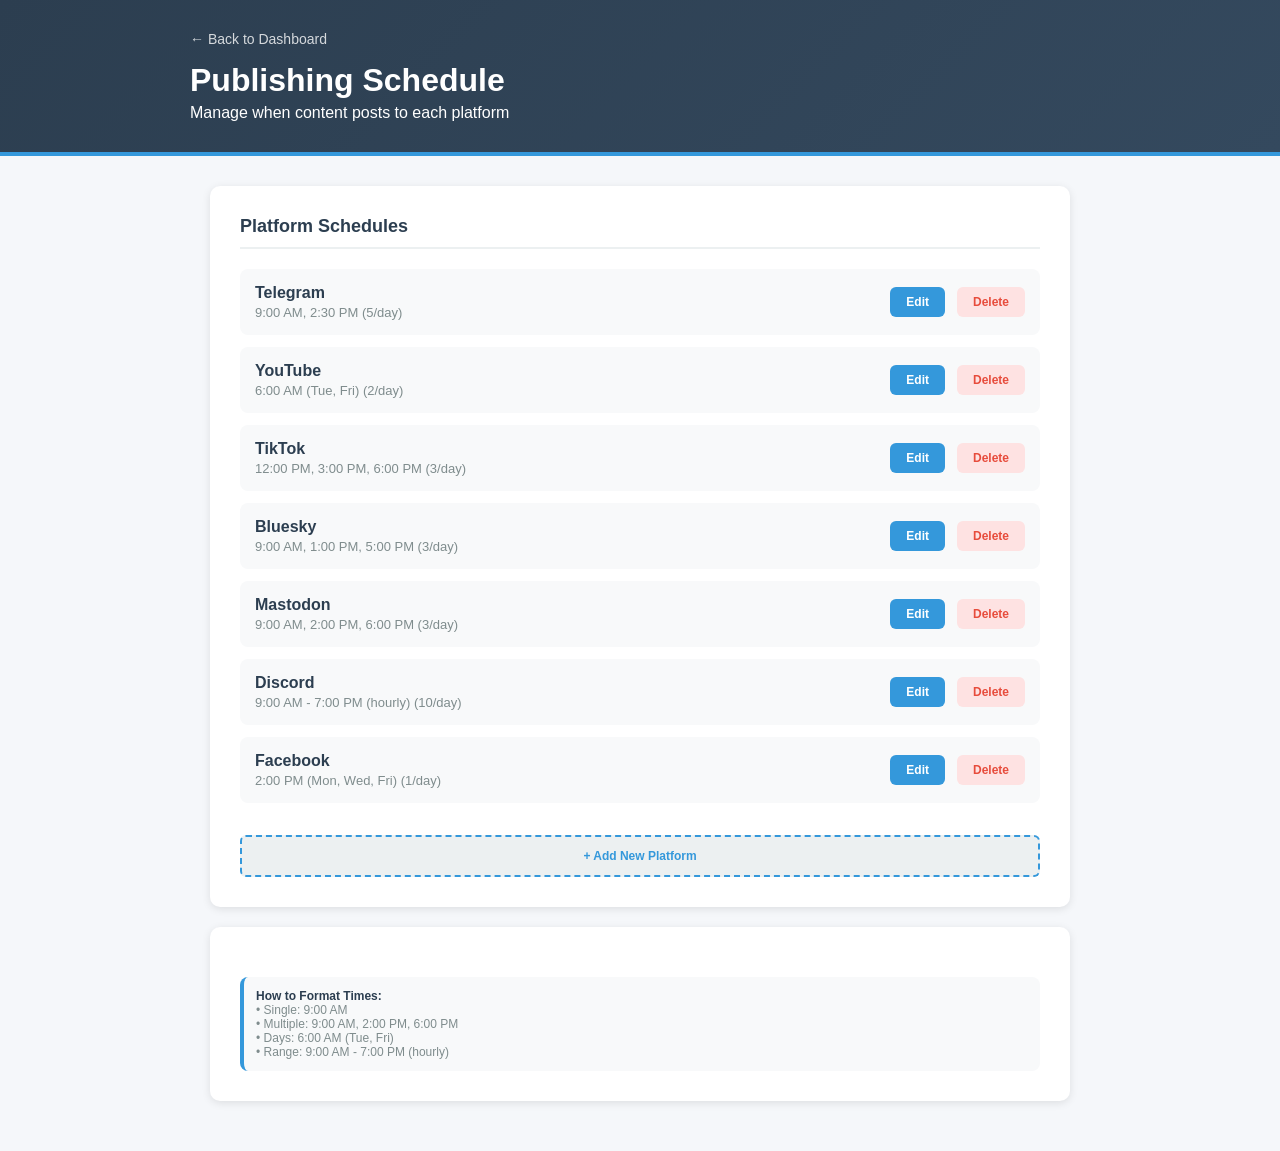
<file: settings_schedule.html>
<!DOCTYPE html>
<html lang="en">
<head><!-- AutoPost Automation 3.0 - created by Mr Blank (github.com/pavelblank/autopost-automation). Keep this notice. -->
    <meta charset="UTF-8">
    <meta name="viewport" content="width=device-width, initial-scale=1.0">
    <title>Publishing Schedule - AUTOPOST</title>
    <style>
        * {
            margin: 0;
            padding: 0;
            box-sizing: border-box;
        }

        body {
            font-family: -apple-system, BlinkMacSystemFont, "Segoe UI", Roboto, sans-serif;
            background: #f5f7fa;
            color: #2c3e50;
        }

        .header {
            background: linear-gradient(135deg, #2c3e50 0%, #34495e 100%);
            color: white;
            padding: 30px 20px;
            border-bottom: 4px solid #3498db;
        }

        .header-content {
            max-width: 900px;
            margin: 0 auto;
        }

        .header h1 {
            font-size: 32px;
            font-weight: 700;
            margin-bottom: 5px;
        }

        .back-link {
            display: inline-block;
            color: white;
            text-decoration: none;
            margin-bottom: 15px;
            font-size: 14px;
            opacity: 0.8;
        }

        .container {
            max-width: 900px;
            margin: 0 auto;
            padding: 30px 20px;
        }

        .card {
            background: white;
            border-radius: 10px;
            padding: 30px;
            box-shadow: 0 2px 8px rgba(0,0,0,0.1);
            margin-bottom: 20px;
        }

        .section-title {
            font-size: 18px;
            font-weight: 700;
            color: #2c3e50;
            margin-bottom: 20px;
            padding-bottom: 10px;
            border-bottom: 2px solid #ecf0f1;
        }

        .schedule-item {
            background: #f8f9fa;
            padding: 15px;
            border-radius: 8px;
            margin-bottom: 12px;
            display: grid;
            grid-template-columns: 1fr auto auto;
            gap: 12px;
            align-items: center;
        }

        .schedule-info {
            flex: 1;
        }

        .schedule-platform {
            font-weight: 600;
            color: #2c3e50;
            margin-bottom: 3px;
        }

        .schedule-times {
            font-size: 13px;
            color: #7f8c8d;
        }

        .btn {
            padding: 8px 16px;
            border: none;
            border-radius: 6px;
            cursor: pointer;
            font-size: 12px;
            font-weight: 600;
            transition: all 0.3s;
        }

        .btn-primary {
            background: #3498db;
            color: white;
        }

        .btn-primary:hover {
            background: #2980b9;
        }

        .btn-danger {
            background: #fee2e2;
            color: #e74c3c;
        }

        .btn-danger:hover {
            background: #fecaca;
        }

        .add-new {
            width: 100%;
            padding: 12px;
            background: #ecf0f1;
            border: 2px dashed #3498db;
            color: #3498db;
            font-weight: 600;
            margin-top: 20px;
        }

        .add-new:hover {
            background: #dbeafe;
        }

        .modal {
            display: none;
            position: fixed;
            top: 0;
            left: 0;
            width: 100%;
            height: 100%;
            background: rgba(0,0,0,0.5);
            z-index: 1000;
        }

        .modal.active {
            display: flex;
            align-items: center;
            justify-content: center;
        }

        .modal-content {
            background: white;
            padding: 30px;
            border-radius: 10px;
            max-width: 500px;
            width: 90%;
            box-shadow: 0 10px 40px rgba(0,0,0,0.3);
        }

        .modal-title {
            font-size: 20px;
            font-weight: 700;
            color: #2c3e50;
            margin-bottom: 15px;
        }

        .form-group {
            margin-bottom: 15px;
        }

        .form-group label {
            display: block;
            font-weight: 600;
            color: #2c3e50;
            margin-bottom: 5px;
            font-size: 13px;
        }

        .form-group input,
        .form-group select {
            width: 100%;
            padding: 10px;
            border: 2px solid #ecf0f1;
            border-radius: 6px;
            font-size: 13px;
        }

        .modal-buttons {
            display: grid;
            grid-template-columns: 1fr 1fr;
            gap: 10px;
            margin-top: 20px;
        }

        .info-box {
            background: #f8f9fa;
            padding: 12px;
            border-radius: 8px;
            border-left: 4px solid #3498db;
            font-size: 12px;
            color: #7f8c8d;
            margin-top: 20px;
        }

        .info-box strong {
            color: #2c3e50;
        }
    </style>
</head>
<body>
    <div class="header">
        <div class="header-content">
            <a href="/" class="back-link">← Back to Dashboard</a>
            <h1>Publishing Schedule</h1>
            <p>Manage when content posts to each platform</p>
        </div>
    </div>

    <div class="container">
        <div class="card">
            <div class="section-title">Platform Schedules</div>

            <div id="scheduleList">
                <!-- Schedules will be loaded here -->
            </div>

            <button class="btn btn-primary add-new" onclick="openAddModal()">
                + Add New Platform
            </button>
        </div>

        <div class="card">
            <div class="info-box">
                <strong>How to Format Times:</strong><br>
                • Single: 9:00 AM<br>
                • Multiple: 9:00 AM, 2:00 PM, 6:00 PM<br>
                • Days: 6:00 AM (Tue, Fri)<br>
                • Range: 9:00 AM - 7:00 PM (hourly)
            </div>
        </div>
    </div>

    <!-- Add/Edit Modal -->
    <div id="platformModal" class="modal">
        <div class="modal-content">
            <div class="modal-title" id="modalTitle">Add New Platform</div>

            <div class="form-group">
                <label>Platform Name</label>
                <input type="text" id="platformName" placeholder="e.g., Instagram, Pinterest">
            </div>

            <div class="form-group">
                <label>Posting Times</label>
                <input type="text" id="platformTimes" placeholder="e.g., 9:00 AM, 2:00 PM, 6:00 PM">
            </div>

            <div class="form-group">
                <label>Posts Per Day</label>
                <input type="number" id="postsPerDay" min="1" max="20" value="3">
            </div>

            <div class="modal-buttons">
                <button class="btn btn-primary" onclick="savePlatform()">Save</button>
                <button class="btn" style="background: #ecf0f1; color: #2c3e50;" onclick="closeAddModal()">Cancel</button>
            </div>
        </div>
    </div>

    <script>
        let schedules = JSON.parse(localStorage.getItem('platformSchedules')) || [
            { name: 'Telegram', times: '9:00 AM, 2:30 PM', postsPerDay: 5 },
            { name: 'YouTube', times: '6:00 AM (Tue, Fri)', postsPerDay: 2 },
            { name: 'TikTok', times: '12:00 PM, 3:00 PM, 6:00 PM', postsPerDay: 3 },
            { name: 'Bluesky', times: '9:00 AM, 1:00 PM, 5:00 PM', postsPerDay: 3 },
            { name: 'Mastodon', times: '9:00 AM, 2:00 PM, 6:00 PM', postsPerDay: 3 },
            { name: 'Discord', times: '9:00 AM - 7:00 PM (hourly)', postsPerDay: 10 },
            { name: 'Facebook', times: '2:00 PM (Mon, Wed, Fri)', postsPerDay: 1 }
        ];

        function loadSchedules() {
            const list = document.getElementById('scheduleList');
            list.innerHTML = schedules.map((s, i) => `
                <div class="schedule-item">
                    <div class="schedule-info">
                        <div class="schedule-platform">${s.name}</div>
                        <div class="schedule-times">${s.times} (${s.postsPerDay}/day)</div>
                    </div>
                    <button class="btn btn-primary" onclick="editSchedule(${i})">Edit</button>
                    <button class="btn btn-danger" onclick="deleteSchedule(${i})">Delete</button>
                </div>
            `).join('');
        }

        function openAddModal() {
            document.getElementById('platformName').value = '';
            document.getElementById('platformTimes').value = '';
            document.getElementById('postsPerDay').value = '3';
            document.getElementById('modalTitle').textContent = 'Add New Platform';
            window.editingIndex = null;
            document.getElementById('platformModal').classList.add('active');
        }

        function editSchedule(index) {
            const s = schedules[index];
            document.getElementById('platformName').value = s.name;
            document.getElementById('platformTimes').value = s.times;
            document.getElementById('postsPerDay').value = s.postsPerDay;
            document.getElementById('modalTitle').textContent = 'Edit Platform';
            window.editingIndex = index;
            document.getElementById('platformModal').classList.add('active');
        }

        function deleteSchedule(index) {
            if (confirm('Delete this platform schedule?')) {
                schedules.splice(index, 1);
                localStorage.setItem('platformSchedules', JSON.stringify(schedules));
                loadSchedules();
            }
        }

        function savePlatform() {
            const name = document.getElementById('platformName').value.trim();
            const times = document.getElementById('platformTimes').value.trim();
            const postsPerDay = parseInt(document.getElementById('postsPerDay').value);

            if (!name || !times) {
                alert('Please fill in all fields');
                return;
            }

            if (window.editingIndex !== null && window.editingIndex !== undefined) {
                schedules[window.editingIndex] = { name, times, postsPerDay };
            } else {
                schedules.push({ name, times, postsPerDay });
            }

            localStorage.setItem('platformSchedules', JSON.stringify(schedules));
            loadSchedules();
            closeAddModal();
            alert('Schedule saved!');
        }

        function closeAddModal() {
            document.getElementById('platformModal').classList.remove('active');
        }

        document.addEventListener('DOMContentLoaded', loadSchedules);
    </script>
</body>
</html>
</file>
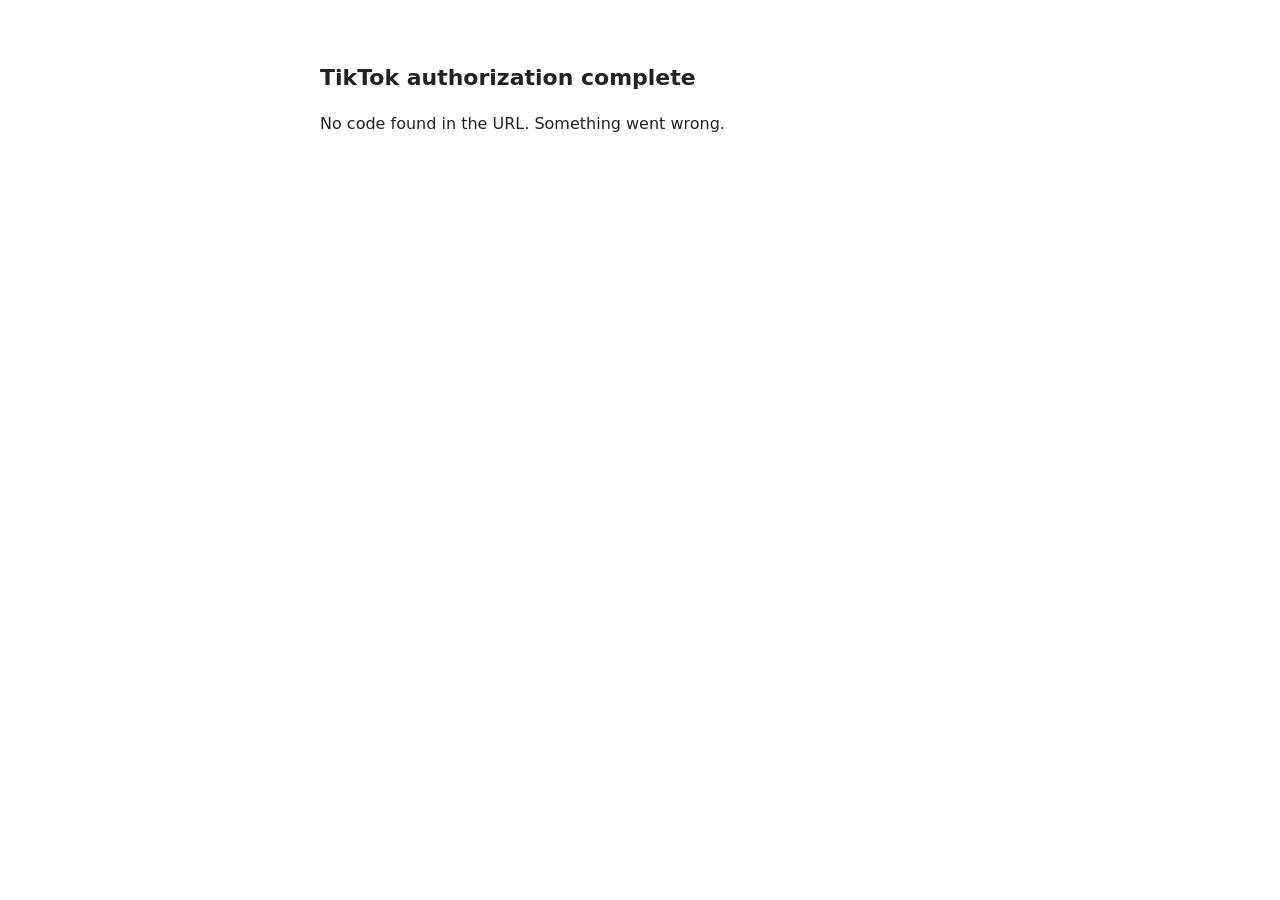
<file: assets/legal/callback.html>
<!doctype html><html><head><meta charset="utf-8"><!-- AutoPost Automation 3.0 - created by Mr Blank (github.com/pavelblank/autopost-automation). Keep this notice. -->
<title>AutoPost - TikTok Callback</title>
<meta name="viewport" content="width=device-width,initial-scale=1">
<style>body{font:16px/1.6 system-ui,sans-serif;max-width:640px;margin:60px auto;padding:0 20px;color:#222}
h1{font-size:22px}code{background:#f2f2f2;padding:10px 14px;border-radius:6px;display:block;
word-break:break-all;font-size:14px;margin:12px 0}
.err{color:#b00}</style></head><body>
<h1>TikTok authorization complete</h1>
<p id="msg">Reading the response...</p>
<div id="out"></div>
<script>
const q = new URLSearchParams(window.location.search);
const code = q.get('code');
const state = q.get('state');
const err = q.get('error');
const out = document.getElementById('out');
const msg = document.getElementById('msg');
if (err) {
  msg.textContent = 'TikTok returned an error:';
  out.innerHTML = '<p class="err">' + err + ' - ' + (q.get('error_description')||'') + '</p>';
} else if (code) {
  msg.textContent = 'Copy this code and send it back:';
  out.innerHTML = '<strong>code:</strong><code>' + code + '</code>' +
                   '<strong>state:</strong><code>' + state + '</code>';
} else {
  msg.textContent = 'No code found in the URL. Something went wrong.';
}
</script>
</body></html>
</file>
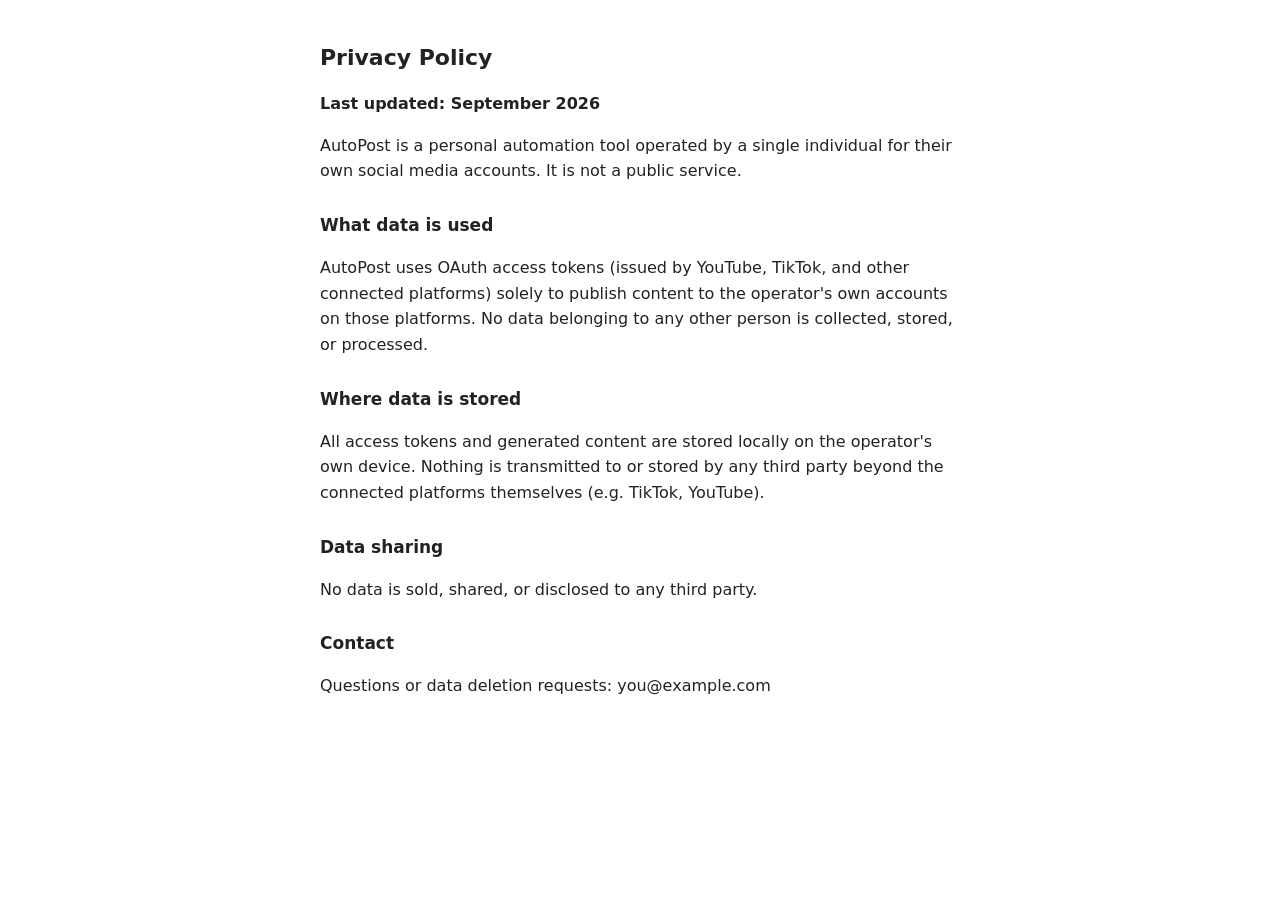
<file: assets/legal/privacy.html>
<!doctype html><html><head><meta charset="utf-8"><!-- AutoPost Automation 3.0 - created by Mr Blank (github.com/pavelblank/autopost-automation). Keep this notice. -->
<title>Privacy Policy - AutoPost</title>
<meta name="viewport" content="width=device-width,initial-scale=1">
<style>body{font:16px/1.6 system-ui,sans-serif;max-width:640px;margin:40px auto;padding:0 20px;color:#222}
h1{font-size:22px}h2{font-size:17px;margin-top:28px}</style></head><body>
<h1>Privacy Policy</h1>
<p><strong>Last updated: September 2026</strong></p>
<p>AutoPost is a personal automation tool operated by a single individual for
their own social media accounts. It is not a public service.</p>
<h2>What data is used</h2>
<p>AutoPost uses OAuth access tokens (issued by YouTube, TikTok, and other
connected platforms) solely to publish content to the operator's own accounts
on those platforms. No data belonging to any other person is collected,
stored, or processed.</p>
<h2>Where data is stored</h2>
<p>All access tokens and generated content are stored locally on the
operator's own device. Nothing is transmitted to or stored by any third
party beyond the connected platforms themselves (e.g. TikTok, YouTube).</p>
<h2>Data sharing</h2>
<p>No data is sold, shared, or disclosed to any third party.</p>
<h2>Contact</h2>
<p>Questions or data deletion requests: you@example.com</p>
</body></html>
</file>
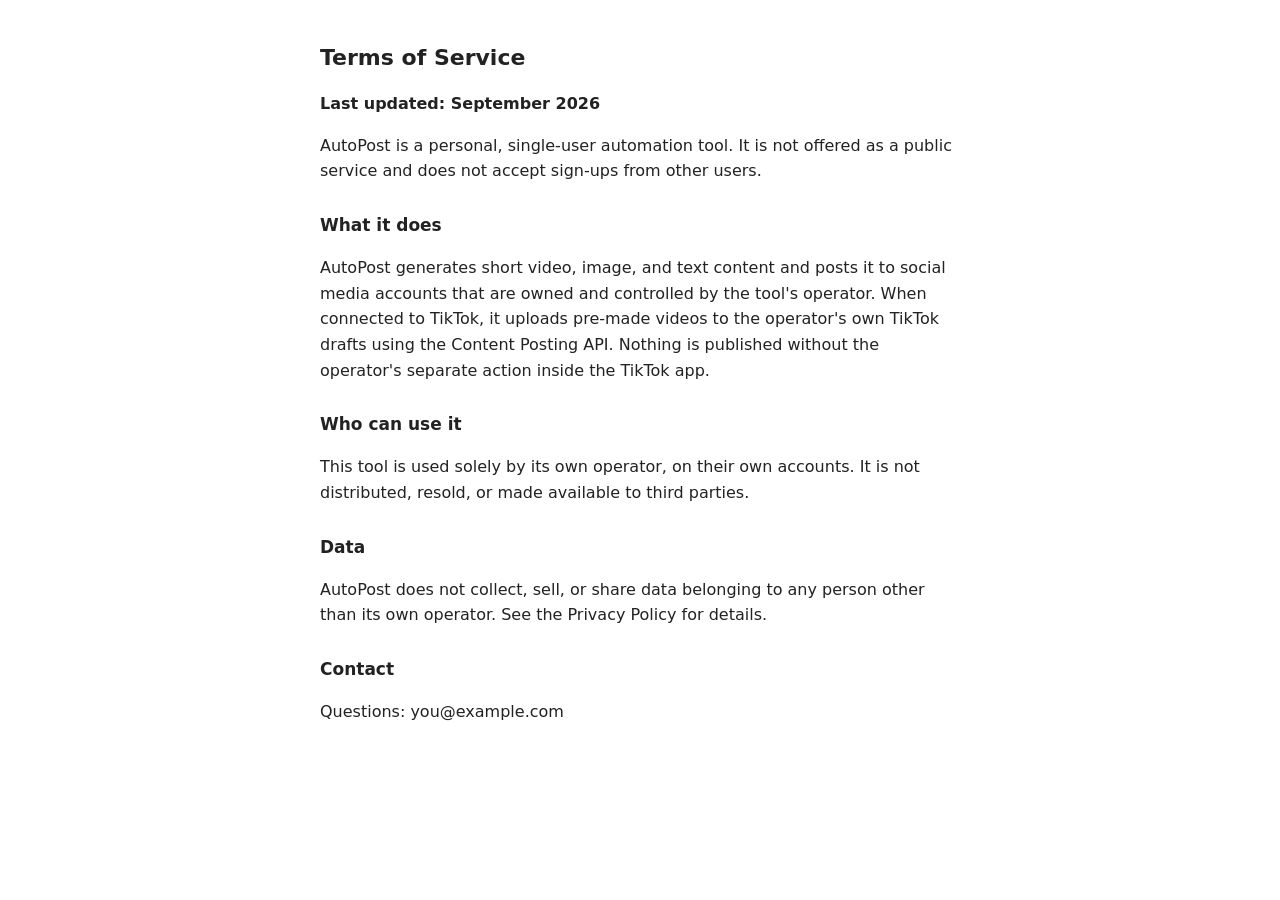
<file: assets/legal/terms.html>
<!doctype html><html><head><meta charset="utf-8"><!-- AutoPost Automation 3.0 - created by Mr Blank (github.com/pavelblank/autopost-automation). Keep this notice. -->
<title>Terms of Service - AutoPost</title>
<meta name="viewport" content="width=device-width,initial-scale=1">
<style>body{font:16px/1.6 system-ui,sans-serif;max-width:640px;margin:40px auto;padding:0 20px;color:#222}
h1{font-size:22px}h2{font-size:17px;margin-top:28px}</style></head><body>
<h1>Terms of Service</h1>
<p><strong>Last updated: September 2026</strong></p>
<p>AutoPost is a personal, single-user automation tool. It is not offered as a
public service and does not accept sign-ups from other users.</p>
<h2>What it does</h2>
<p>AutoPost generates short video, image, and text content and posts it to
social media accounts that are owned and controlled by the tool's operator.
When connected to TikTok, it uploads pre-made videos to the operator's own
TikTok drafts using the Content Posting API. Nothing is published without
the operator's separate action inside the TikTok app.</p>
<h2>Who can use it</h2>
<p>This tool is used solely by its own operator, on their own accounts. It is
not distributed, resold, or made available to third parties.</p>
<h2>Data</h2>
<p>AutoPost does not collect, sell, or share data belonging to any person
other than its own operator. See the Privacy Policy for details.</p>
<h2>Contact</h2>
<p>Questions: you@example.com</p>
</body></html>
</file>
